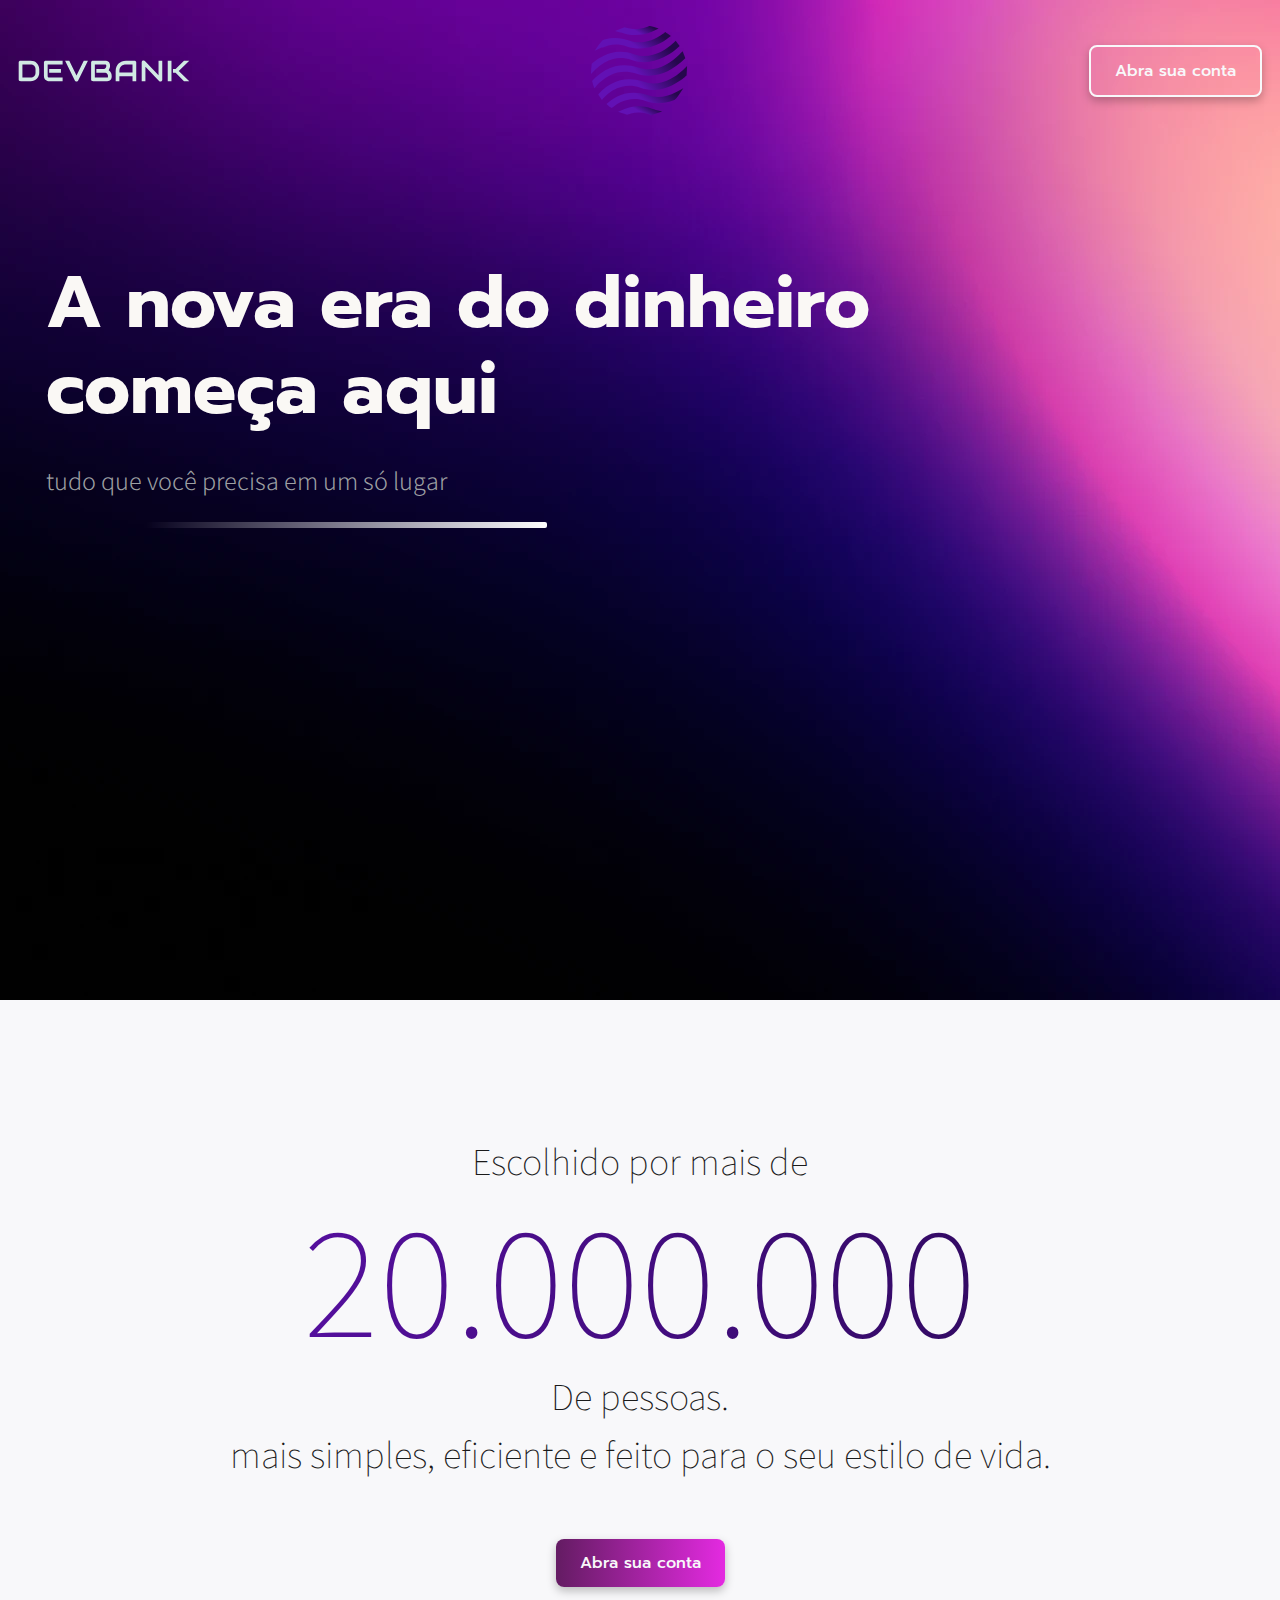
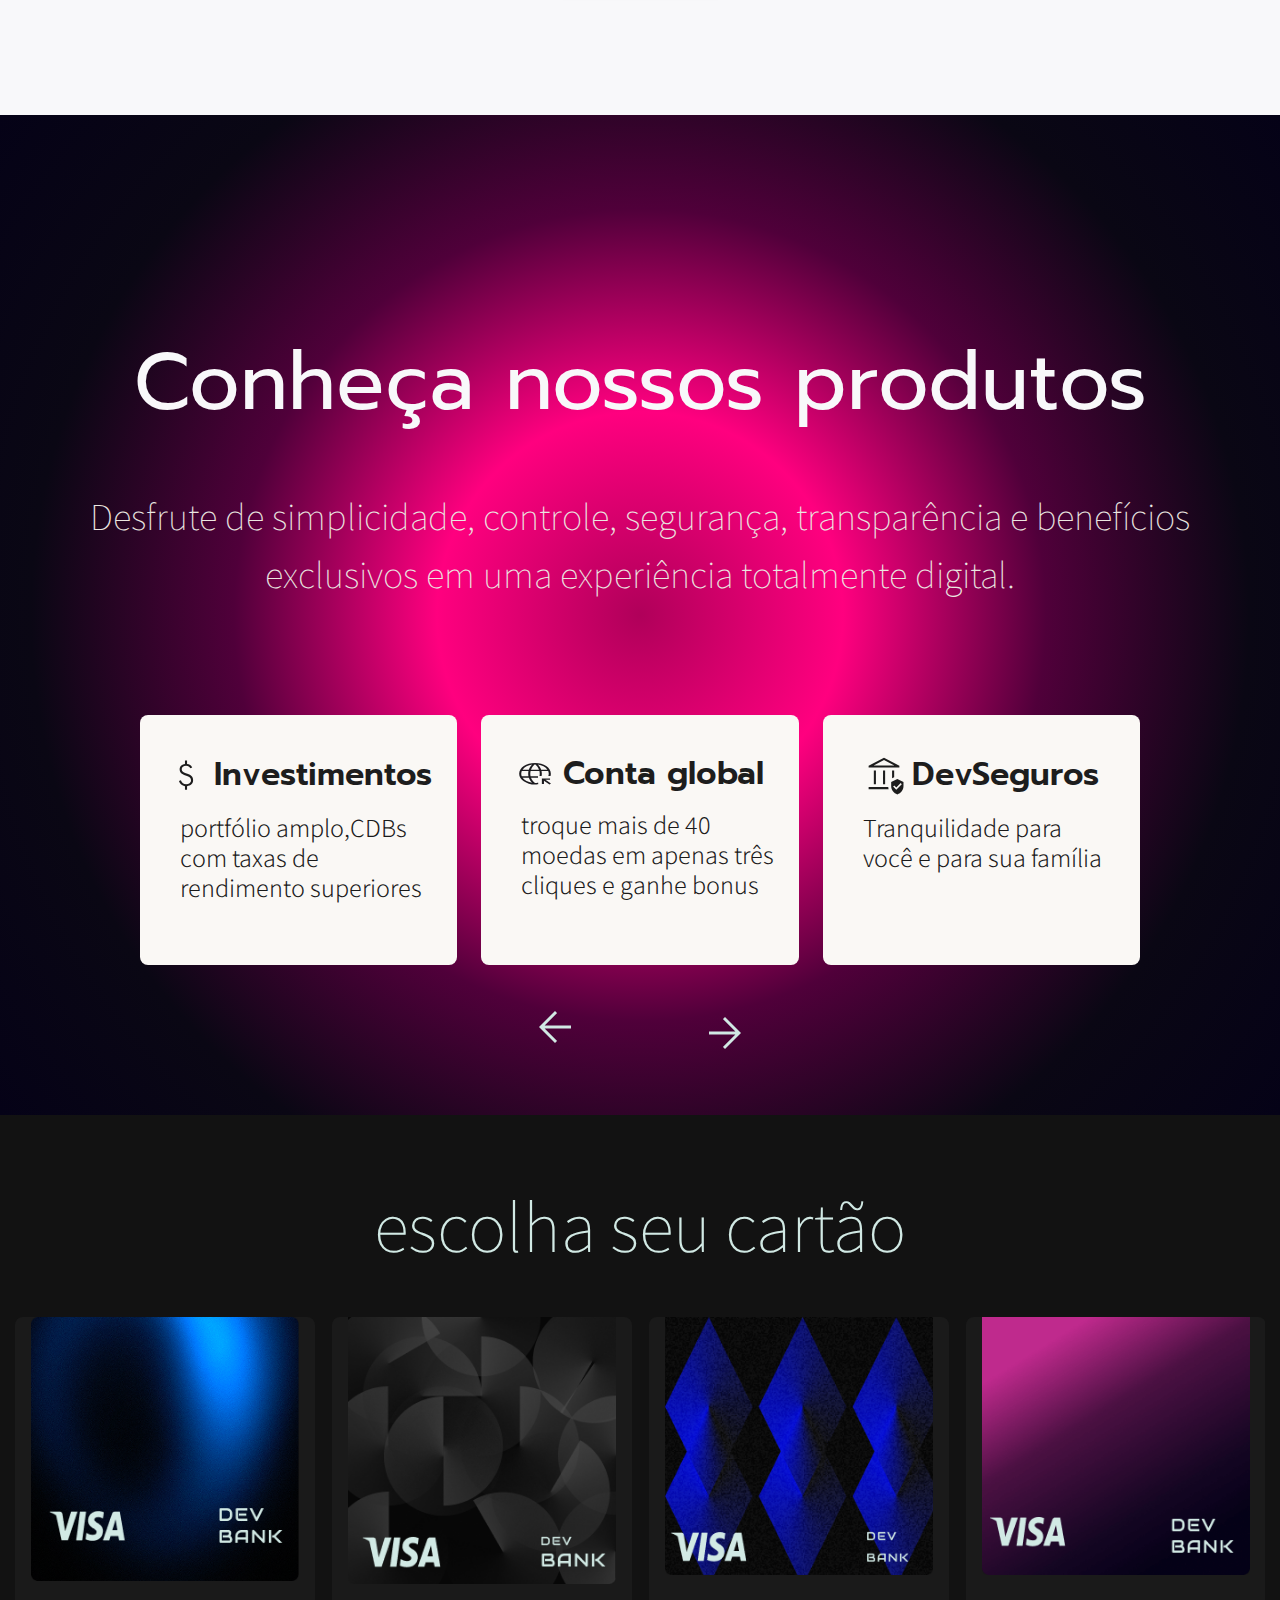
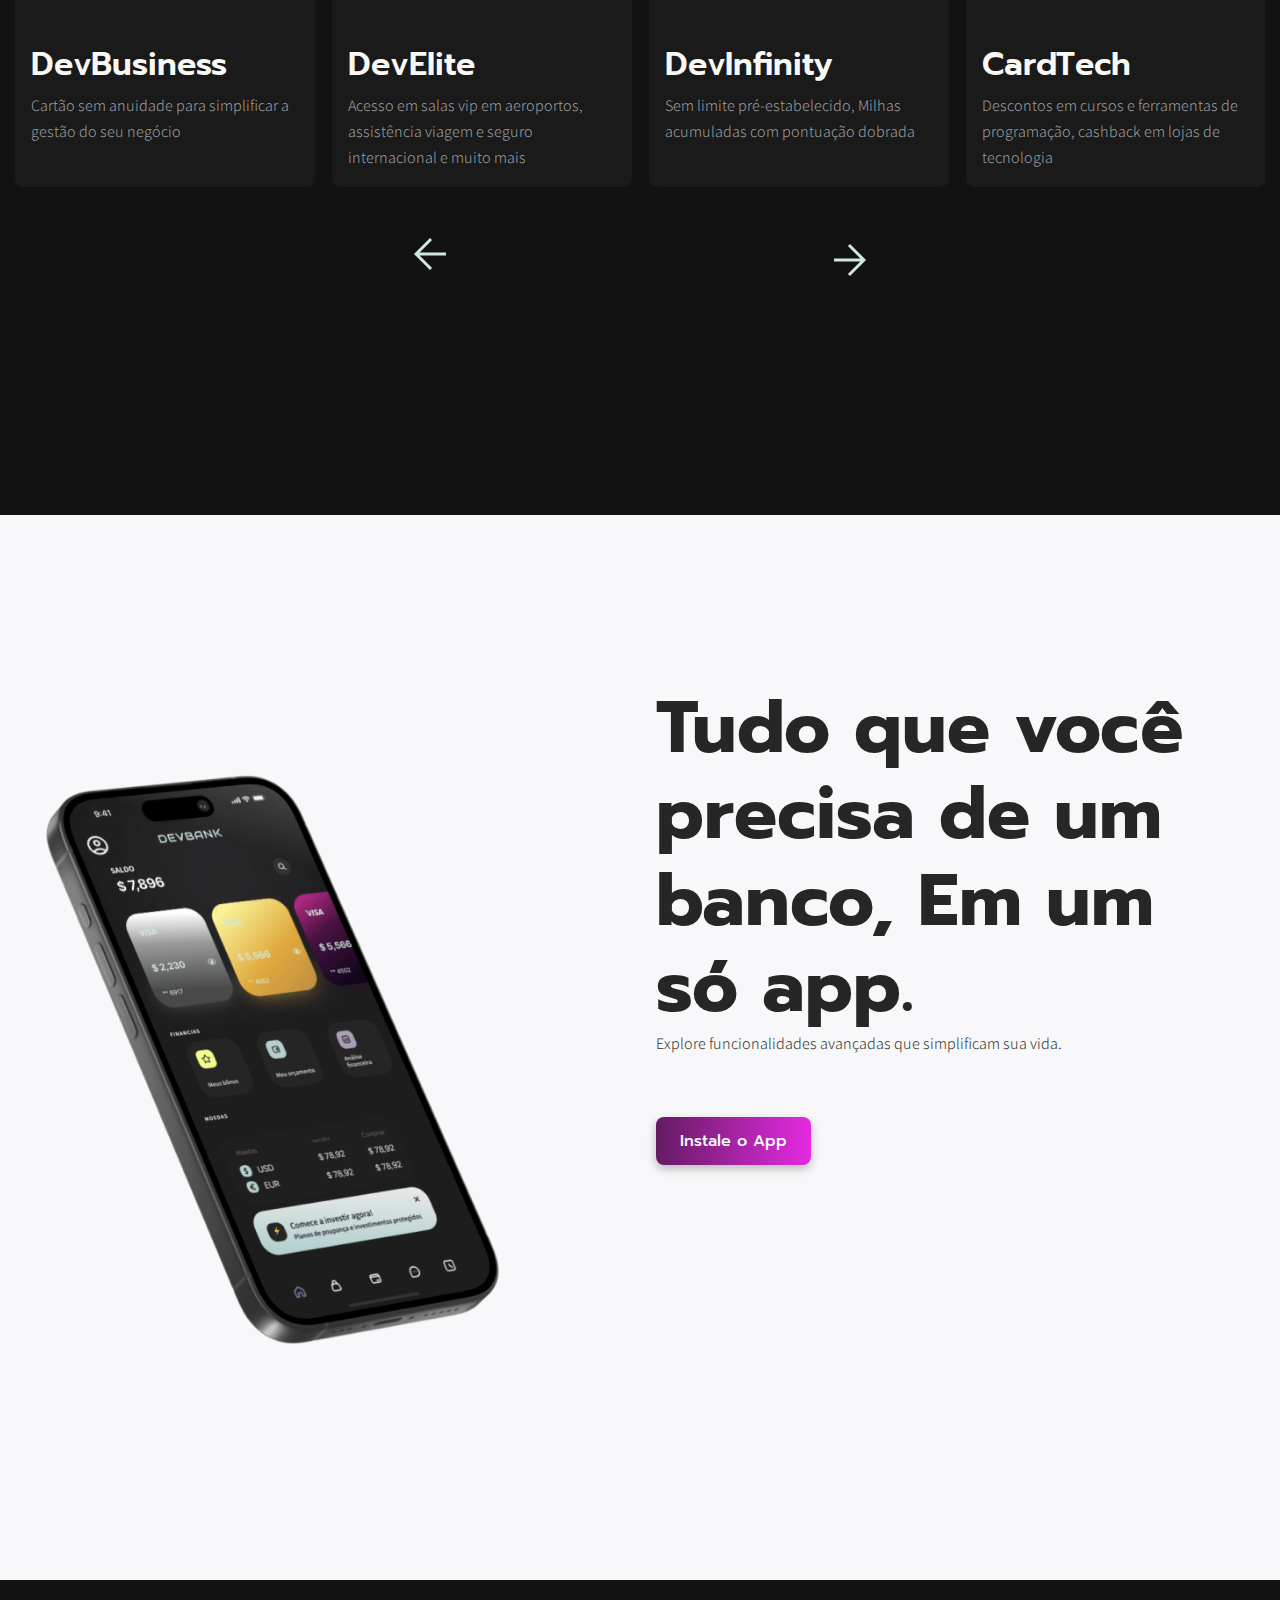
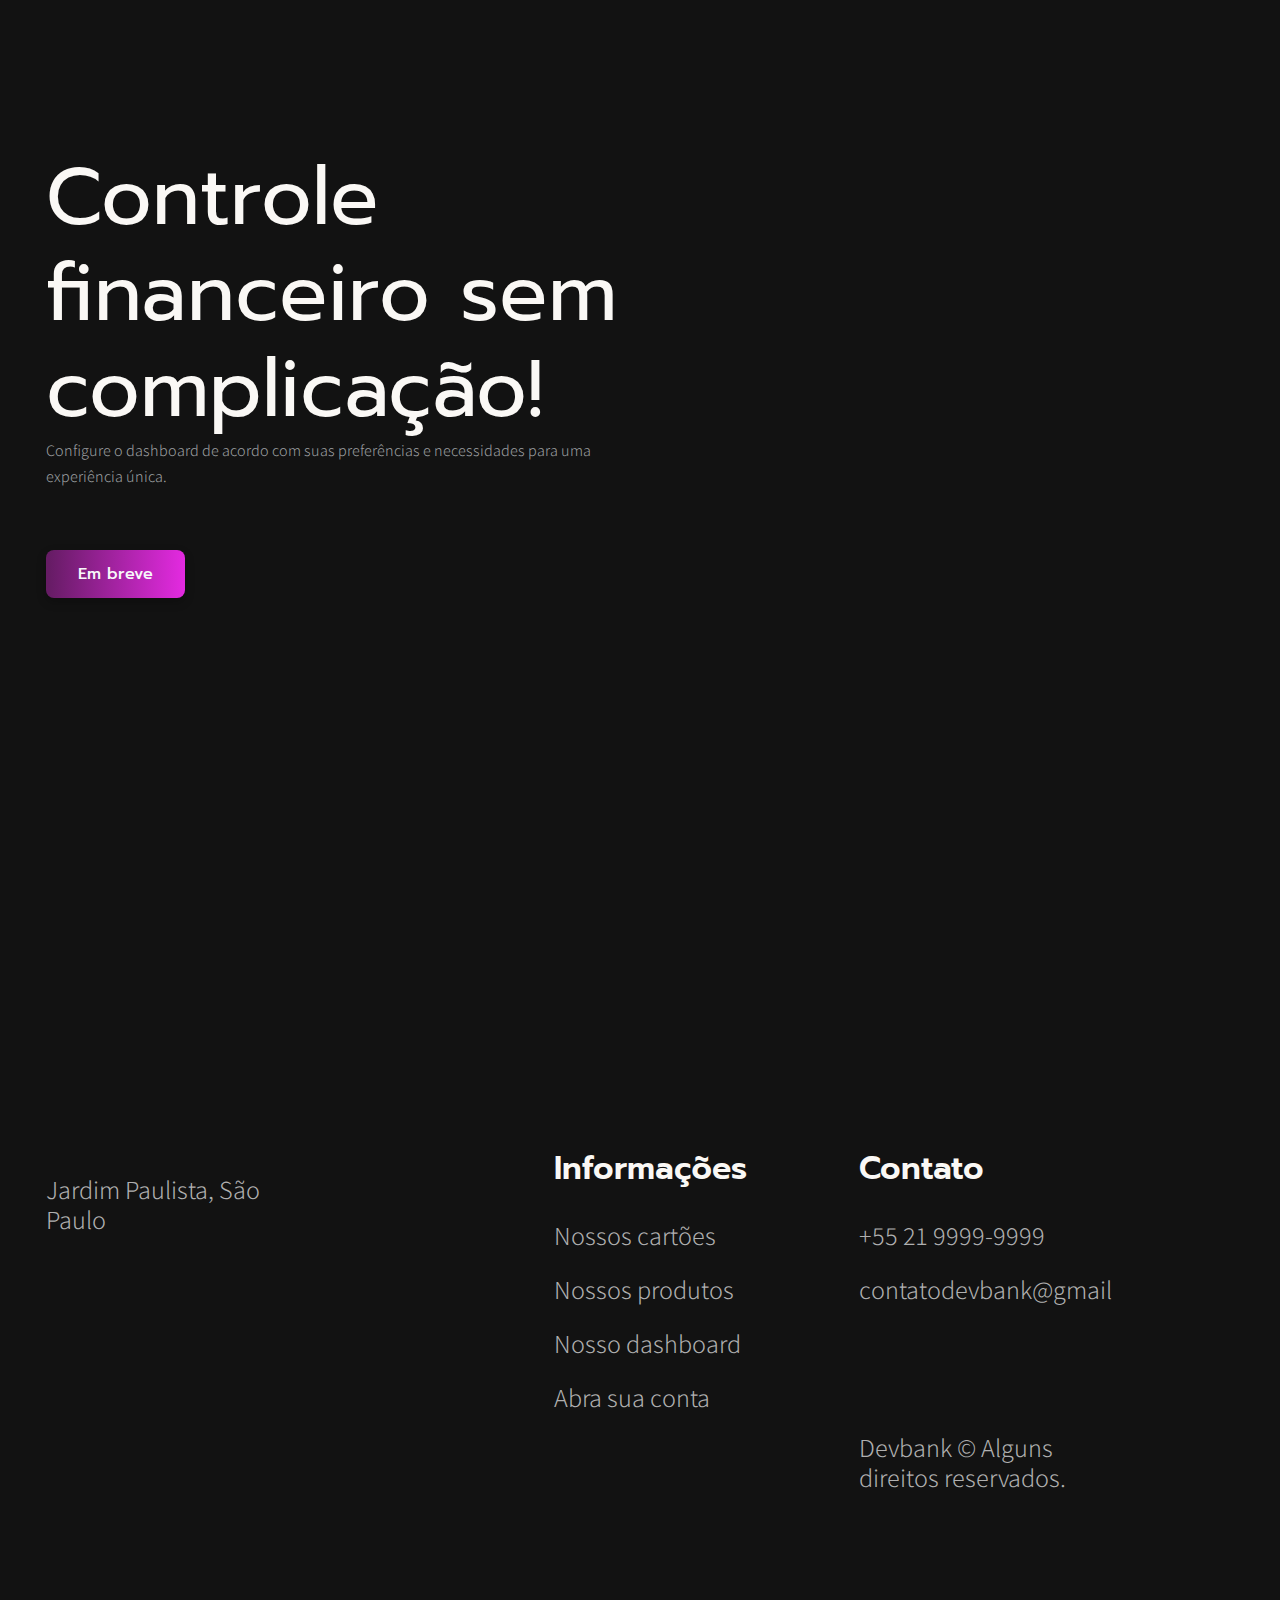
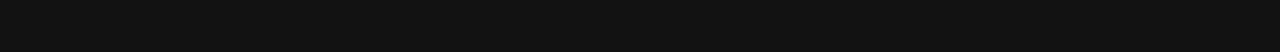
<file: index.html>
<!DOCTYPE html>
<html lang="en">
<head>
    <meta charset="UTF-8">
    <meta name="viewport" content="width=device-width, initial-scale=1.0">
    <meta name="description" content="DevBank - A nova era do dinheiro, um banco digital simples e eficiente para você.">
<meta name="keywords" content="banco digital, conta online, investimentos, cartão de crédito">
<meta name="author" content="DevBank">

    <title>DevBank</title>
    <link rel="stylesheet" href="css/style.css">
    <link rel="preconnect" href="https://fonts.googleapis.com">
<link rel="preconnect" href="https://fonts.gstatic.com" crossorigin>
<link
  rel="stylesheet"
  href="https://cdn.jsdelivr.net/npm/swiper@11/swiper-bundle.min.css"
/>

<script src="https://cdn.jsdelivr.net/npm/swiper@11/swiper-bundle.min.js"></script>
<link rel="shortcut icon" href="img/icons/logo.svg" type="svg">

<link href="https://fonts.googleapis.com/css2?family=Assistant:wght@200..800&family=Poppins:ital,wght@0,100;0,200;0,300;0,400;0,500;0,600;0,700;0,800;0,900;1,100;1,200;1,300;1,400;1,500;1,600;1,700;1,800;1,900&family=Prompt:ital,wght@0,100;0,200;0,300;0,400;0,500;0,600;0,700;0,800;0,900;1,100;1,200;1,300;1,400;1,500;1,600;1,700;1,800;1,900&family=Roboto:ital,wght@0,100..900;1,100..900&display=swap" rel="stylesheet">
<link
rel="stylesheet"
href="https://cdnjs.cloudflare.com/ajax/libs/animate.css/4.1.1/animate.min.css"
/>



</head>
<body>
     
      <div loading="lazy" class="backgroud-home">
        
            <header class=" ">
               <nav>
                <div class="logo-dev animate__animated animate__backInLeft animate__slow	2s">
                  <a href=""> <img loading="lazy" class="icon-xl" src="/img/icons/DEVBANK.svg" alt="icon devbank"></a>
                </div>
                <div class="animate__animated animate__backInDown animate__repeat-1	1 animate__slow	2s logo-circulo ">
                  <a href=""> <img loading="lazy" class="icon-l" src="/img/icons/logo.svg" alt="icone"></a>
                </div>
                <div class="button-conta ">
                 <a class="btn-conta pbtn " href="">Abra sua conta</a>
                </div>
               </nav>
            </header>

            <main class="container  ">
              <div class="grid-9 ">
                 <div>
                  <h1 class=" animate__animated animate__fadeInLeft animate__delay-1s	1s animate__slow	2s h1-home white-darken">A nova era do dinheiro começa aqui</h1>
                </div>
                <div>
                  <p class=" animate__animated animate__fadeInLeft animate__delay-2s	2s animate__slow	2s p1 cometa mt-4 white-dark p1-home">tudo que você precisa em um só lugar</p>
                  
                </div>
            </div>
            </main>




      </div>

    <section class="backgroud-user">
      <div class="container">
        <p class="p-title gray-1 flex-center">Escolhido por mais de</p>
         <span class="flex-center color-gradient-tipo h1-number ">20.000.000</span>
         <p class="p-title gray-1 flex-center pb-1">De pessoas.</p>
          <p class="p-title flex-center mt-3 gray-1" >mais simples, eficiente e feito para o seu estilo de vida.</p>
          <div class="flex-center">
            <a class="btn-secondary  mt-7" href="">Abra sua conta</a>
          </div>
      </div>
    </section>
    <section class="backgroud-prod">
      <div class="container">
       <h1 class="hbig white-light flex-center pt-7">Conheça nossos produtos</h1>
        <p class="p-title color-white-dark flex-center pt-7  ">Desfrute de simplicidade, controle, segurança, transparência e benefícios</p>
        <p class="p-title color-white-dark flex-center mt-4" >exclusivos em uma experiência totalmente digital.</p>
        </div>

        <div class="swiper container swiper1">
          <div class="swiper-wrapper">
            <div class="swiper-slide card-beneficios">
              <div class="flex-center mt-2"> <img loading="lazy" class="icon-s mr-1 " src="/img/icons/investimento.svg" alt="icon Investimentos">
              <h4 class="h4 black-dark">Investimentos</h4>
            </div>
             <p class="p1 gray-1 mr-0 ml-2 flex-center my-2">portfólio amplo,CDBs com taxas de rendimento superiores</p>
            </div>
            <div class="swiper-slide card-beneficios">
              <div class="flex-center  mt-2"> <img loading="lazy" class="icon-s mr-1 " src="/img/icons/global.svg" alt="icon conta global">
              <h4 class="h4   black-dark">Conta global</h4>
            </div>
            <p class="p1 gray-1 mr-0 ml-2 flex-center my-2">troque mais de 40 moedas em apenas três cliques e ganhe bonus</p>
            </div>
            <div class="swiper-slide card-beneficios">
              <div class="flex-center  mt-2"> <img loading="lazy" class="icon-s mr-1 " src="/img/icons/seguro.svg" alt="icon seguros">
                <h4 class="h4 black-dark">DevSeguros</h4>
              </div>
              <p class="p1 gray-1 mr-0 ml-2 flex-center my-2">Tranquilidade para você e para sua família</p>
            </div>
            <div class="swiper-slide card-beneficios">
                 <div class="flex-center  mt-2"> <img loading="lazy" class="icon-s mr-1 " src="/img/icons/auto.svg" alt="icon DevAuto">
                  <h4 class="h4 black-dark">DevAuto</h4>
                </div>
                <p class="p1 gray-1 mr-0 ml-2  flex-center my-2">Financiamento de veículos em instantes</p>
            </div>
            <div class="swiper-slide card-beneficios">
                <div class="flex-center  mt-2"> <img loading="lazy" class="icon-s  mr-1" src="/img/icons/credit.svg" alt="icon CartãoDev">
                  <h4 class="h4 black-dark">CartãoDev</h4>
                </div>
                <p class="p1 gray-1 mr-0 ml-2 flex-center my-2">cartão com 1% de cashback para cada compra que você fizer</p>
            </div>
            <div class="swiper-slide card-beneficios">
                 <div class="flex-center  mt-2"> <img loading="lazy"class="icon-s mr-1 " src="/img/icons/stream.svg" alt="icon StreamDev">
                  <h4 class="h4 black-dark">StreamDev</h4>
                </div>
                <p class="p1 gray-1 mr-0 ml-2 flex-center my-2">Diversos serviços de streams para você e sua família aproveitar</p>
            </div>
          </div>
          <!-- Botões dentro do container correto -->
          <div class="swiper-button-prev swiper-button-prev1"></div>
          <div class="swiper-button-next swiper-button-next1"></div>
      </div>

 
</section>

<section>
  <div class="backgroud-card ">
    <div><h1 class="h1-card mt-5 secondary-normal mb-5 flex-center ">escolha seu cartão</h1> </div>

    
<div class="swiper mt-5   swiper2">
  <div class="swiper-wrapper">
    <div class="swiper-slide flex ">
       <div class=" slide-card px-2">
         <div class="card-img "><img loading="lazy" src="img/card/cardBussines.webp" alt="card Bussines"></div>

         <div>
          <div>
            <h4 class="h4 white-darken ">DevBusiness</h4>
          </div>
          <div>
            <p class="mt-1"> Cartão sem anuidade para simplificar a gestão do seu negócio</p>
          </div>

         </div>

       </div>
    </div>

    <div class="swiper-slide flex ">
      <div class=" slide-card px-2">
        <div class="card-img "><img loading="lazy" src="img/card/cardElite.webp" alt="card Elite"></div>

        <div>
         <div>
           <h4 class="h4 white-darken ">DevElite</h4>
         </div>
         <div>
           <p class="mt-1"> Acesso em salas vip em aeroportos, assistência viagem e seguro internacional e muito mais</p>
         </div>

        </div>

      </div>
   </div>

   <div class="swiper-slide flex ">
    <div class=" slide-card px-2">
      <div class="card-img "><img loading="lazy" src="img/card/cardInfinity.webp" alt="card Infinit"></div>

      <div>
       <div>
         <h4 class="h4 white-darken ">DevInfinity</h4>
       </div>
       <div>
         <p class="mt-1">Sem limite pré-estabelecido, Milhas acumuladas com pontuação dobrada</p>
       </div>

      </div>

    </div>
  </div>

  <div class="swiper-slide flex ">
    <div class=" slide-card px-2">
      <div class="card-img "><img loading="lazy" src="img/card/cardTech.webp" alt="card Tech"></div>

      <div>
       <div>
         <h4 class="h4 white-darken ">CardTech</h4>
       </div>
       <div>
         <p class="mt-1">Descontos em cursos e ferramentas de programação, cashback em lojas de tecnologia</p>
       </div>

      </div>

    </div>
 </div>
 <div class="swiper-slide flex ">
  <div class=" slide-card px-2">
    <div class="card-img "><img loading="lazy" src="img/card/cardPixel.webp" alt="card Pixel"></div>

    <div>
     <div>
       <h4 class="h4 white-darken ">Pixel</h4>
     </div>
     <div>
       <p class="mt-1">Estilo jovem e moderno. Limite ajustável conforme o histórico de uso</p>
     </div>

    </div>

  </div>
</div>

<div class="swiper-slide flex ">
  <div class=" slide-card px-2">
    <div class="card-img "><img loading="lazy" src="img/card/cardGreen.webp" alt=" card Green"></div>

    <div>
     <div>
       <h4 class="h4 white-darken ">GreenByte</h4>
     </div>
     <div>
       <p class="mt-1">Apoio a ONGs de proteção ambiental, Benefícios em mobilidade urbana sustentável</p>
     </div>

    </div>

  </div>
</div>

<div class="swiper-slide flex ">
  <div class=" slide-card px-2">
    <div class="card-img "><img  loading="lazy" src="img/card/cardPlatinum.webp" alt="card Platinum"></div>

    <div>
     <div>
       <h4 class="h4 white-darken ">DevPlatinum</h4>
     </div>
     <div>
       <p class="mt-1">Benefícios em experiências exclusivas, e muito mais</p>
     </div>

    </div>

  </div>
</div>
    


  </div>



        
      <div class="swiper-button-prev swiper-button-prev2"></div>
      <div class="swiper-button-next swiper-button-next2"></div>
  </div>
    


</section>

<section class="backgroud-app ">
  <div class="container">
      <div class="grid-5 "> 
        <img loading="lazy" class="phone" src="img/mockups/phone.png" alt="iphone app">
       </div>
     <div class="grid-1 disappear"></div>
     <div class="grid-6 ">
       <div>
        <h1 class="h1-home black-light">Tudo que você precisa de um banco, Em um só app.</h1>
        <p class="p-1-home black-lighten">Explore funcionalidades avançadas que simplificam sua vida.</p>
       </div>
       <div class="mt-7">
        <a class="btn-secondary " href="#"> Instale o App </a>
      </div>
     </div>
  </div>
</section>

<section class="backgroud-desktop">
  <div class="container">
  <div class="grid-6">
     <div>
        <h1 class="hbig white-darken">Controle financeiro sem complicação!</h1>
     </div>
     <div>
       <p class="p-1-home white-dark">Configure o dashboard de acordo com suas preferências e necessidades para uma experiência única.</p>
     </div>
     <div class="mt-7">
      <a class="btn-secondary px-4 " href="#"> Em breve </a>
    </div>
  </div>
  <div class="grid-1  disappear"></div>
  <div class="grid-5">
    <div>
      <img loading="lazy" src="img/mockups/dashboard.png" alt="" class="dashboard">
    </div>
    
  </div>
</div>
</section>


<footer class="backgroud-footer">
<div class="container">
  <div class="grid-3">
    <ul>
   <li class="mb-3"> <div class="logo-dev ">
      <a href=""> <img loading="lazy" class="icon-xl" src="/img/icons/DEVBANK.svg" alt="Logo devbank"></a>
    </div>
  </li>
  <li> <p class="p1 gray-5">Jardim Paulista, São Paulo</p></li>
    
  </ul> 
  </div>







  <div class="grid-2 disappear"></div>
  <div class="grid-3">
    <h4 class=" h4 mb-4 white-darken">Informações</h4>
 <ul>
   <li class="mb-3"><p class="p1 gray-5">Nossos cartões</p></li>
   <li class="mb-3"><p class="p1 gray-5" >Nossos produtos</p></li>
   <li class="mb-3"><p class="p1 gray-5">Nosso dashboard</p></li>
   <li class="mb-3"><p class="p1 gray-5">Abra sua conta</p></li>
 </ul>


  </div>
  <div class="grid 1 disappear"></div>
  <div class="grid-3">
    <h4 class=" h4 mb-4 white-darken">Contato</h4>
    <ul>
      <li class="mb-3"><p class="p1 gray-5">+55 21 9999-9999</p></li>
      <li class="mb-9"><p class="p1 gray-5">contatodevbank@gmail</p></li>
      <li class="mt-9"><p class="p1 gray-5">Devbank © Alguns direitos reservados.</p></li>
    </ul>
  </div>


</div>
</footer>

  

    

   <script src="https://cdn.jsdelivr.net/npm/swiper@11/swiper-bundle.min.js"></script>
    <script src="/js/index.js"></script>

    
</body>
</html>
</file>
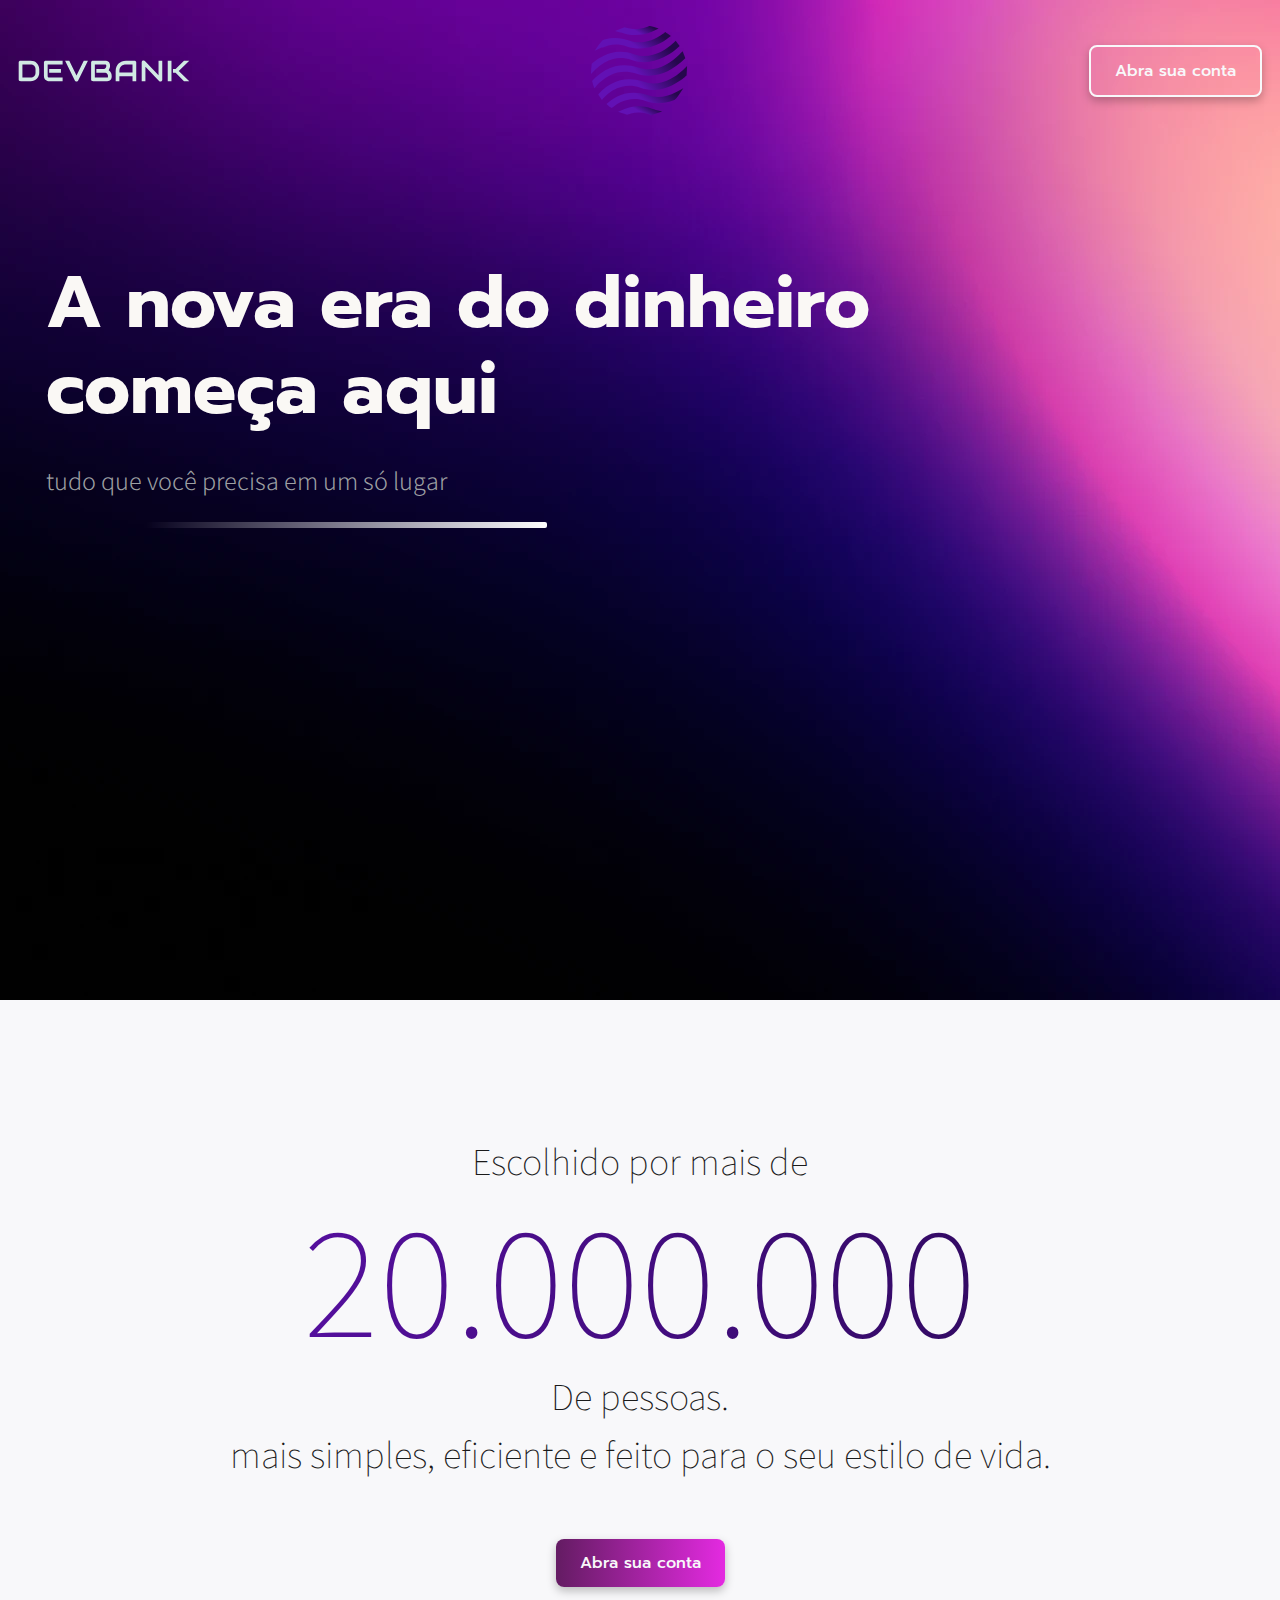
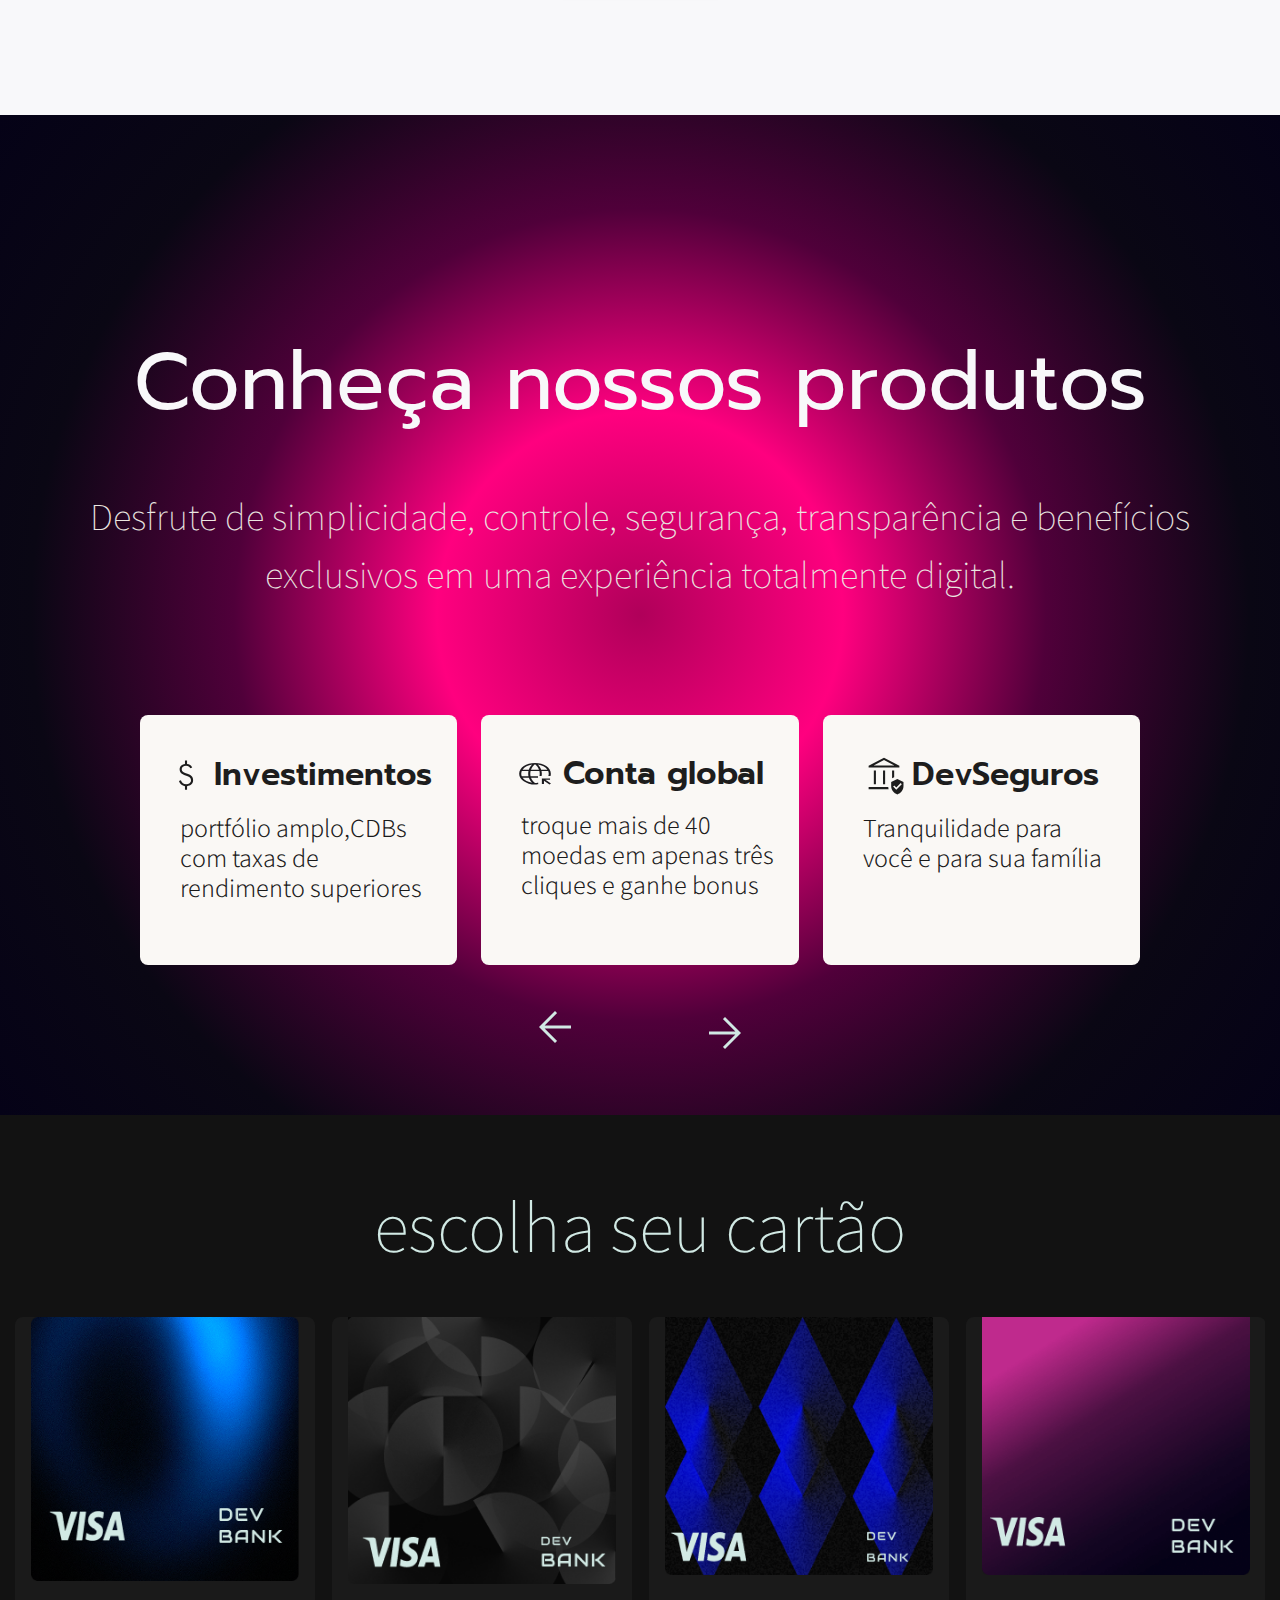
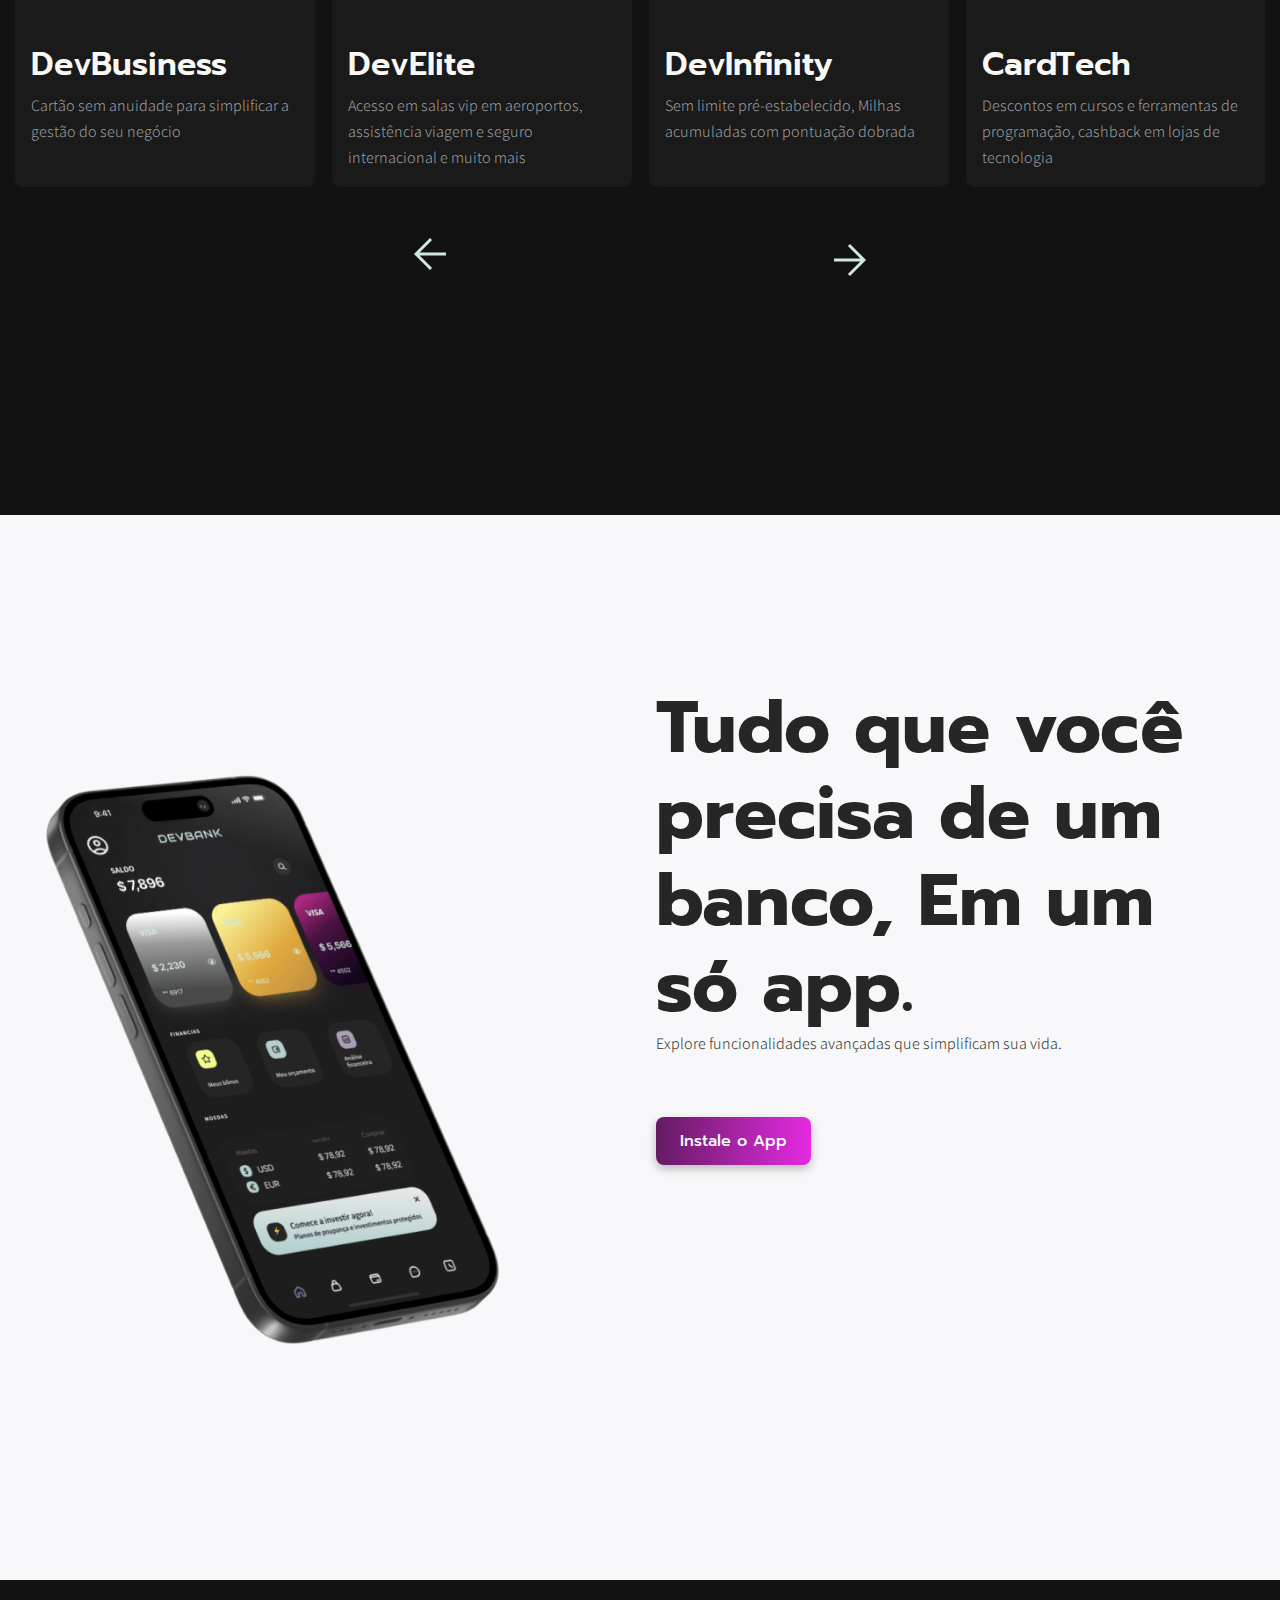
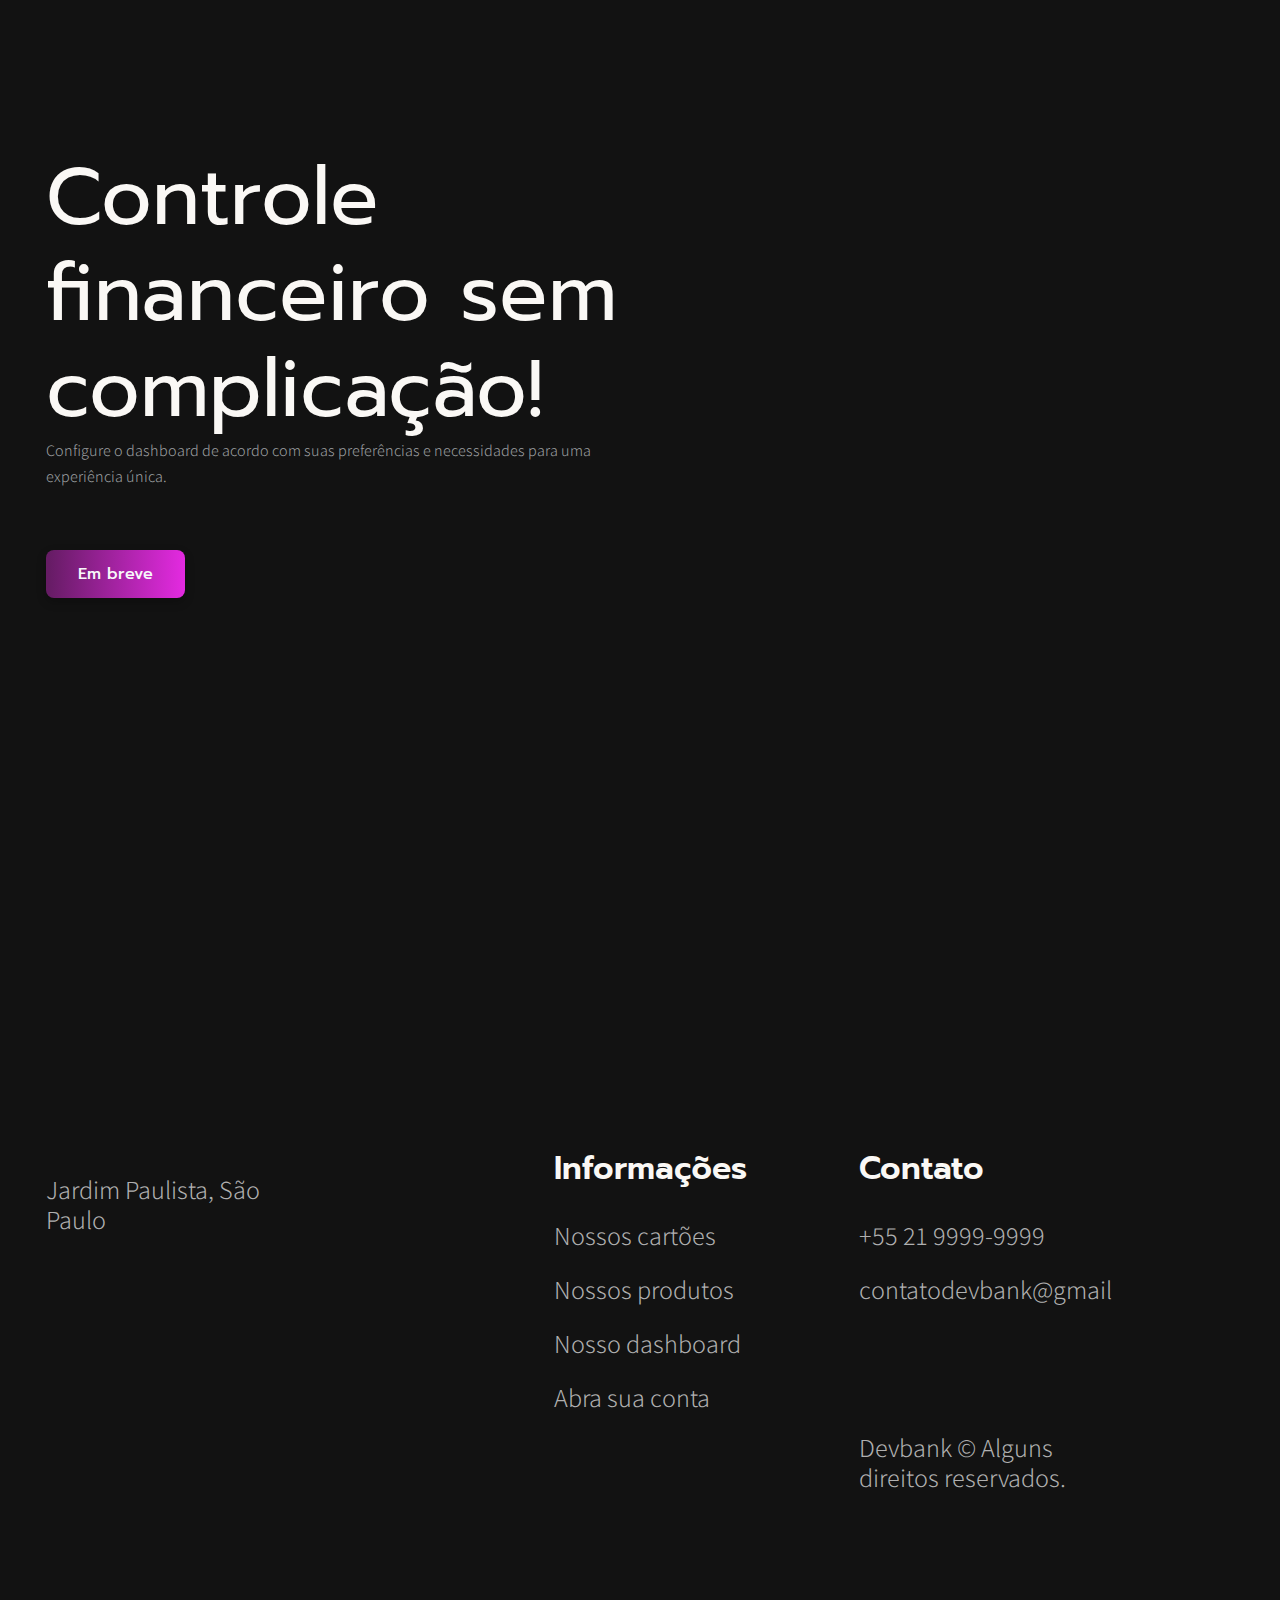
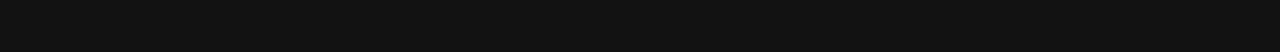
<file: projetoDevbank/index.html>
<!DOCTYPE html>
<html lang="en">
<head>
    <meta charset="UTF-8">
    <meta name="viewport" content="width=device-width, initial-scale=1.0">
    <meta name="description" content="DevBank - A nova era do dinheiro, um banco digital simples e eficiente para você.">
<meta name="keywords" content="banco digital, conta online, investimentos, cartão de crédito">
<meta name="author" content="DevBank">

    <title>DevBank</title>
    <link rel="stylesheet" href="css/style.css">
    <link rel="preconnect" href="https://fonts.googleapis.com">
<link rel="preconnect" href="https://fonts.gstatic.com" crossorigin>
<link
  rel="stylesheet"
  href="https://cdn.jsdelivr.net/npm/swiper@11/swiper-bundle.min.css"
/>

<script src="https://cdn.jsdelivr.net/npm/swiper@11/swiper-bundle.min.js"></script>
<link rel="shortcut icon" href="img/icons/logo.svg" type="svg">

<link href="https://fonts.googleapis.com/css2?family=Assistant:wght@200..800&family=Poppins:ital,wght@0,100;0,200;0,300;0,400;0,500;0,600;0,700;0,800;0,900;1,100;1,200;1,300;1,400;1,500;1,600;1,700;1,800;1,900&family=Prompt:ital,wght@0,100;0,200;0,300;0,400;0,500;0,600;0,700;0,800;0,900;1,100;1,200;1,300;1,400;1,500;1,600;1,700;1,800;1,900&family=Roboto:ital,wght@0,100..900;1,100..900&display=swap" rel="stylesheet">
<link
rel="stylesheet"
href="https://cdnjs.cloudflare.com/ajax/libs/animate.css/4.1.1/animate.min.css"
/>



</head>
<body>
     
      <div loading="lazy" class="backgroud-home">
        
            <header class=" ">
               <nav>
                <div class="logo-dev animate__animated animate__backInLeft animate__slow	2s">
                  <a href=""> <img loading="lazy" class="icon-xl" src="/img/icons/DEVBANK.svg" alt="icon devbank"></a>
                </div>
                <div class="animate__animated animate__backInDown animate__repeat-1	1 animate__slow	2s logo-circulo ">
                  <a href=""> <img loading="lazy" class="icon-l" src="/img/icons/logo.svg" alt="icone"></a>
                </div>
                <div class="button-conta ">
                 <a class="btn-conta pbtn " href="">Abra sua conta</a>
                </div>
               </nav>
            </header>

            <main class="container  ">
              <div class="grid-9 ">
                 <div>
                  <h1 class=" animate__animated animate__fadeInLeft animate__delay-1s	1s animate__slow	2s h1-home white-darken">A nova era do dinheiro começa aqui</h1>
                </div>
                <div>
                  <p class=" animate__animated animate__fadeInLeft animate__delay-2s	2s animate__slow	2s p1 cometa mt-4 white-dark p1-home">tudo que você precisa em um só lugar</p>
                  
                </div>
            </div>
            </main>




      </div>

    <section class="backgroud-user">
      <div class="container">
        <p class="p-title gray-1 flex-center">Escolhido por mais de</p>
         <span class="flex-center color-gradient-tipo h1-number ">20.000.000</span>
         <p class="p-title gray-1 flex-center pb-1">De pessoas.</p>
          <p class="p-title flex-center mt-3 gray-1" >mais simples, eficiente e feito para o seu estilo de vida.</p>
          <div class="flex-center">
            <a class="btn-secondary  mt-7" href="">Abra sua conta</a>
          </div>
      </div>
    </section>
    <section class="backgroud-prod">
      <div class="container">
       <h1 class="hbig white-light flex-center pt-7">Conheça nossos produtos</h1>
        <p class="p-title color-white-dark flex-center pt-7  ">Desfrute de simplicidade, controle, segurança, transparência e benefícios</p>
        <p class="p-title color-white-dark flex-center mt-4" >exclusivos em uma experiência totalmente digital.</p>
        </div>

        <div class="swiper container swiper1">
          <div class="swiper-wrapper">
            <div class="swiper-slide card-beneficios">
              <div class="flex-center mt-2"> <img loading="lazy" class="icon-s mr-1 " src="/img/icons/investimento.svg" alt="icon Investimentos">
              <h4 class="h4 black-dark">Investimentos</h4>
            </div>
             <p class="p1 gray-1 mr-0 ml-2 flex-center my-2">portfólio amplo,CDBs com taxas de rendimento superiores</p>
            </div>
            <div class="swiper-slide card-beneficios">
              <div class="flex-center  mt-2"> <img loading="lazy" class="icon-s mr-1 " src="/img/icons/global.svg" alt="icon conta global">
              <h4 class="h4   black-dark">Conta global</h4>
            </div>
            <p class="p1 gray-1 mr-0 ml-2 flex-center my-2">troque mais de 40 moedas em apenas três cliques e ganhe bonus</p>
            </div>
            <div class="swiper-slide card-beneficios">
              <div class="flex-center  mt-2"> <img loading="lazy" class="icon-s mr-1 " src="/img/icons/seguro.svg" alt="icon seguros">
                <h4 class="h4 black-dark">DevSeguros</h4>
              </div>
              <p class="p1 gray-1 mr-0 ml-2 flex-center my-2">Tranquilidade para você e para sua família</p>
            </div>
            <div class="swiper-slide card-beneficios">
                 <div class="flex-center  mt-2"> <img loading="lazy" class="icon-s mr-1 " src="/img/icons/auto.svg" alt="icon DevAuto">
                  <h4 class="h4 black-dark">DevAuto</h4>
                </div>
                <p class="p1 gray-1 mr-0 ml-2  flex-center my-2">Financiamento de veículos em instantes</p>
            </div>
            <div class="swiper-slide card-beneficios">
                <div class="flex-center  mt-2"> <img loading="lazy" class="icon-s  mr-1" src="/img/icons/credit.svg" alt="icon CartãoDev">
                  <h4 class="h4 black-dark">CartãoDev</h4>
                </div>
                <p class="p1 gray-1 mr-0 ml-2 flex-center my-2">cartão com 1% de cashback para cada compra que você fizer</p>
            </div>
            <div class="swiper-slide card-beneficios">
                 <div class="flex-center  mt-2"> <img loading="lazy"class="icon-s mr-1 " src="/img/icons/stream.svg" alt="icon StreamDev">
                  <h4 class="h4 black-dark">StreamDev</h4>
                </div>
                <p class="p1 gray-1 mr-0 ml-2 flex-center my-2">Diversos serviços de streams para você e sua família aproveitar</p>
            </div>
          </div>
          <!-- Botões dentro do container correto -->
          <div class="swiper-button-prev swiper-button-prev1"></div>
          <div class="swiper-button-next swiper-button-next1"></div>
      </div>

 
</section>

<section>
  <div class="backgroud-card ">
    <div><h1 class="h1-card mt-5 secondary-normal mb-5 flex-center ">escolha seu cartão</h1> </div>

    
<div class="swiper mt-5   swiper2">
  <div class="swiper-wrapper">
    <div class="swiper-slide flex ">
       <div class=" slide-card px-2">
         <div class="card-img "><img loading="lazy" src="img/card/cardBussines.webp" alt="card Bussines"></div>

         <div>
          <div>
            <h4 class="h4 white-darken ">DevBusiness</h4>
          </div>
          <div>
            <p class="mt-1"> Cartão sem anuidade para simplificar a gestão do seu negócio</p>
          </div>

         </div>

       </div>
    </div>

    <div class="swiper-slide flex ">
      <div class=" slide-card px-2">
        <div class="card-img "><img loading="lazy" src="img/card/cardElite.webp" alt="card Elite"></div>

        <div>
         <div>
           <h4 class="h4 white-darken ">DevElite</h4>
         </div>
         <div>
           <p class="mt-1"> Acesso em salas vip em aeroportos, assistência viagem e seguro internacional e muito mais</p>
         </div>

        </div>

      </div>
   </div>

   <div class="swiper-slide flex ">
    <div class=" slide-card px-2">
      <div class="card-img "><img loading="lazy" src="img/card/cardInfinity.webp" alt="card Infinit"></div>

      <div>
       <div>
         <h4 class="h4 white-darken ">DevInfinity</h4>
       </div>
       <div>
         <p class="mt-1">Sem limite pré-estabelecido, Milhas acumuladas com pontuação dobrada</p>
       </div>

      </div>

    </div>
  </div>

  <div class="swiper-slide flex ">
    <div class=" slide-card px-2">
      <div class="card-img "><img loading="lazy" src="img/card/cardTech.webp" alt="card Tech"></div>

      <div>
       <div>
         <h4 class="h4 white-darken ">CardTech</h4>
       </div>
       <div>
         <p class="mt-1">Descontos em cursos e ferramentas de programação, cashback em lojas de tecnologia</p>
       </div>

      </div>

    </div>
 </div>
 <div class="swiper-slide flex ">
  <div class=" slide-card px-2">
    <div class="card-img "><img loading="lazy" src="img/card/cardPixel.webp" alt="card Pixel"></div>

    <div>
     <div>
       <h4 class="h4 white-darken ">Pixel</h4>
     </div>
     <div>
       <p class="mt-1">Estilo jovem e moderno. Limite ajustável conforme o histórico de uso</p>
     </div>

    </div>

  </div>
</div>

<div class="swiper-slide flex ">
  <div class=" slide-card px-2">
    <div class="card-img "><img loading="lazy" src="img/card/cardGreen.webp" alt=" card Green"></div>

    <div>
     <div>
       <h4 class="h4 white-darken ">GreenByte</h4>
     </div>
     <div>
       <p class="mt-1">Apoio a ONGs de proteção ambiental, Benefícios em mobilidade urbana sustentável</p>
     </div>

    </div>

  </div>
</div>

<div class="swiper-slide flex ">
  <div class=" slide-card px-2">
    <div class="card-img "><img  loading="lazy" src="img/card/cardPlatinum.webp" alt="card Platinum"></div>

    <div>
     <div>
       <h4 class="h4 white-darken ">DevPlatinum</h4>
     </div>
     <div>
       <p class="mt-1">Benefícios em experiências exclusivas, e muito mais</p>
     </div>

    </div>

  </div>
</div>
    


  </div>



        
      <div class="swiper-button-prev swiper-button-prev2"></div>
      <div class="swiper-button-next swiper-button-next2"></div>
  </div>
    


</section>

<section class="backgroud-app ">
  <div class="container">
      <div class="grid-5 "> 
        <img loading="lazy" class="phone" src="img/mockups/phone.png" alt="iphone app">
       </div>
     <div class="grid-1 disappear"></div>
     <div class="grid-6 ">
       <div>
        <h1 class="h1-home black-light">Tudo que você precisa de um banco, Em um só app.</h1>
        <p class="p-1-home black-lighten">Explore funcionalidades avançadas que simplificam sua vida.</p>
       </div>
       <div class="mt-7">
        <a class="btn-secondary " href="#"> Instale o App </a>
      </div>
     </div>
  </div>
</section>

<section class="backgroud-desktop">
  <div class="container">
  <div class="grid-6">
     <div>
        <h1 class="hbig white-darken">Controle financeiro sem complicação!</h1>
     </div>
     <div>
       <p class="p-1-home white-dark">Configure o dashboard de acordo com suas preferências e necessidades para uma experiência única.</p>
     </div>
     <div class="mt-7">
      <a class="btn-secondary px-4 " href="#"> Em breve </a>
    </div>
  </div>
  <div class="grid-1  disappear"></div>
  <div class="grid-5">
    <div>
      <img loading="lazy" src="img/mockups/dashboard.png" alt="" class="dashboard">
    </div>
    
  </div>
</div>
</section>


<footer class="backgroud-footer">
<div class="container">
  <div class="grid-3">
    <ul>
   <li class="mb-3"> <div class="logo-dev ">
      <a href=""> <img loading="lazy" class="icon-xl" src="/img/icons/DEVBANK.svg" alt="Logo devbank"></a>
    </div>
  </li>
  <li> <p class="p1 gray-5">Jardim Paulista, São Paulo</p></li>
    
  </ul> 
  </div>







  <div class="grid-2 disappear"></div>
  <div class="grid-3">
    <h4 class=" h4 mb-4 white-darken">Informações</h4>
 <ul>
   <li class="mb-3"><p class="p1 gray-5">Nossos cartões</p></li>
   <li class="mb-3"><p class="p1 gray-5" >Nossos produtos</p></li>
   <li class="mb-3"><p class="p1 gray-5">Nosso dashboard</p></li>
   <li class="mb-3"><p class="p1 gray-5">Abra sua conta</p></li>
 </ul>


  </div>
  <div class="grid 1 disappear"></div>
  <div class="grid-3">
    <h4 class=" h4 mb-4 white-darken">Contato</h4>
    <ul>
      <li class="mb-3"><p class="p1 gray-5">+55 21 9999-9999</p></li>
      <li class="mb-9"><p class="p1 gray-5">contatodevbank@gmail</p></li>
      <li class="mt-9"><p class="p1 gray-5">Devbank © Alguns direitos reservados.</p></li>
    </ul>
  </div>


</div>
</footer>

  

    

   <script src="https://cdn.jsdelivr.net/npm/swiper@11/swiper-bundle.min.js"></script>
    <script src="/js/index.js"></script>

    
</body>
</html>
</file>
<file: css/style.css>
@charset "UTF-8";
@import url("https://fonts.googleapis.com/css2?family=Assistant:wght@200..800&family=Poppins:ital,wght@0,100;0,200;0,300;0,400;0,500;0,600;0,700;0,800;0,900;1,100;1,200;1,300;1,400;1,500;1,600;1,700;1,800;1,900&family=Prompt:ital,wght@0,100;0,200;0,300;0,400;0,500;0,600;0,700;0,800;0,900;1,100;1,200;1,300;1,400;1,500;1,600;1,700;1,800;1,900&family=Roboto:ital,wght@0,100..900;1,100..900&display=swap");
*, *::after, *::before {
  padding: 0;
  margin: 0;
  box-sizing: border-box;
}

.secondary-light {
  color: #F3E3ED;
}

.secondary-normal {
  color: #D1E9E4;
}

.white-light {
  color: #F8F8FA;
}

.white-darken {
  color: #FAF8F5;
}

.color-white-dark {
  color: #EBE7E1;
}

.color-white {
  color: #F3E3ED;
}

.gray-1 {
  color: #1A1A1A;
}

.color-white-dark {
  color: #EBE7E1;
}

.color-black {
  color: #262626;
}

.color-primary {
  color: #661C65;
}

.black-dark {
  color: #1D1D1D;
}

.black-light {
  color: #262626;
}

.black-lighten {
  color: #2F3329;
}

.gray-4 {
  color: #121212;
}

.gray-5 {
  color: #B0B0B0;
}

.color-gradient {
  display: inline-block;
  background: linear-gradient(224.78deg, #661C65 8.12%, #0D0D0C 92.21%);
  -webkit-background-clip: text;
          background-clip: text;
  -webkit-text-fill-color: transparent;
}

.color-gradient {
  display: inline-block;
  background: linear-gradient(224.78deg, #661C65 8.12%, #0D0D0C 92.21%);
  -webkit-background-clip: text;
          background-clip: text;
  -webkit-text-fill-color: transparent;
}

.color-gradient-tipo {
  display: inline-block;
  background: linear-gradient(91deg, #6211B4 0.95%, #25084C 100%);
  -webkit-background-clip: text;
          background-clip: text;
  -webkit-text-fill-color: transparent;
}

.bg-gradient {
  background: linear-gradient(224.78deg, #5A329D 8.12%, #0D0D0C 92.21%);
}

.label {
  background: linear-gradient(224.78deg, #661C65 8.12%, #0D0D0C 92.21%);
  display: inline-block;
  padding: 3px 8px;
  border-radius: 2px;
  color: #1D1D1D;
}

.color-gray {
  color: #B0B0B0;
}

.color-red {
  color: #F03D3D;
}

.color-green {
  color: #0BB07B;
}

.color-yellow {
  color: #FFCE52;
}

.bg-red {
  background-color: #F03D3D;
}

.bg-green {
  background-color: #0BB07B;
}

.bg-yellow {
  background-color: #FFCE52;
}

.bg-black {
  background-color: #1D1D1D;
}

.bg-black-light {
  background-color: #262626;
}

.grid-1 {
  width: calc(8.3333333333% - 32px);
  margin: 16px;
  padding: 16px 0px;
  float: left;
}
@media screen and (max-width: 960px) {
  .grid-1 {
    width: calc(100% - 32px);
    float: none;
  }
}

.grid-2 {
  width: calc(16.6666666667% - 32px);
  margin: 16px;
  padding: 16px 0px;
  float: left;
}
@media screen and (max-width: 960px) {
  .grid-2 {
    width: calc(100% - 32px);
    float: none;
  }
}

.grid-3 {
  width: calc(25% - 32px);
  margin: 16px;
  padding: 16px 0px;
  float: left;
}
@media screen and (max-width: 960px) {
  .grid-3 {
    width: calc(100% - 32px);
    float: none;
  }
}

.grid-4 {
  width: calc(33.3333333333% - 32px);
  margin: 16px;
  padding: 16px 0px;
  float: left;
}
@media screen and (max-width: 960px) {
  .grid-4 {
    width: calc(100% - 32px);
    float: none;
  }
}

.grid-5 {
  width: calc(41.6666666667% - 32px);
  margin: 16px;
  padding: 16px 0px;
  float: left;
}
@media screen and (max-width: 960px) {
  .grid-5 {
    width: calc(100% - 32px);
    float: none;
  }
}

.grid-6 {
  width: calc(50% - 32px);
  margin: 16px;
  padding: 16px 0px;
  float: left;
}
@media screen and (max-width: 960px) {
  .grid-6 {
    width: calc(100% - 32px);
    float: none;
  }
}

.grid-7 {
  width: calc(58.3333333333% - 32px);
  margin: 16px;
  padding: 16px 0px;
  float: left;
}
@media screen and (max-width: 960px) {
  .grid-7 {
    width: calc(100% - 32px);
    float: none;
  }
}

.grid-8 {
  width: calc(66.6666666667% - 32px);
  margin: 16px;
  padding: 16px 0px;
  float: left;
}
@media screen and (max-width: 960px) {
  .grid-8 {
    width: calc(100% - 32px);
    float: none;
  }
}

.grid-9 {
  width: calc(75% - 32px);
  margin: 16px;
  padding: 16px 0px;
  float: left;
}
@media screen and (max-width: 960px) {
  .grid-9 {
    width: calc(100% - 32px);
    float: none;
  }
}

.grid-10 {
  width: calc(83.3333333333% - 32px);
  margin: 16px;
  padding: 16px 0px;
  float: left;
}
@media screen and (max-width: 960px) {
  .grid-10 {
    width: calc(100% - 32px);
    float: none;
  }
}

.grid-11 {
  width: calc(91.6666666667% - 32px);
  margin: 16px;
  padding: 16px 0px;
  float: left;
}
@media screen and (max-width: 960px) {
  .grid-11 {
    width: calc(100% - 32px);
    float: none;
  }
}

.grid-12 {
  width: calc(100% - 32px);
  margin: 16px;
  padding: 16px 0px;
  float: left;
}
@media screen and (max-width: 960px) {
  .grid-12 {
    width: calc(100% - 32px);
    float: none;
  }
}

.grid-nobreak-1 {
  width: calc(8.3333333333% - 32px);
  margin: 16px;
  padding: 16px 0px;
  float: left;
}

.grid-nobreak-2 {
  width: calc(16.6666666667% - 32px);
  margin: 16px;
  padding: 16px 0px;
  float: left;
}

.grid-nobreak-3 {
  width: calc(25% - 32px);
  margin: 16px;
  padding: 16px 0px;
  float: left;
}

.grid-nobreak-4 {
  width: calc(33.3333333333% - 32px);
  margin: 16px;
  padding: 16px 0px;
  float: left;
}

.grid-nobreak-5 {
  width: calc(41.6666666667% - 32px);
  margin: 16px;
  padding: 16px 0px;
  float: left;
}

.grid-nobreak-6 {
  width: calc(50% - 32px);
  margin: 16px;
  padding: 16px 0px;
  float: left;
}

.grid-nobreak-7 {
  width: calc(58.3333333333% - 32px);
  margin: 16px;
  padding: 16px 0px;
  float: left;
}

.grid-nobreak-8 {
  width: calc(66.6666666667% - 32px);
  margin: 16px;
  padding: 16px 0px;
  float: left;
}

.grid-nobreak-9 {
  width: calc(75% - 32px);
  margin: 16px;
  padding: 16px 0px;
  float: left;
}

.grid-nobreak-10 {
  width: calc(83.3333333333% - 32px);
  margin: 16px;
  padding: 16px 0px;
  float: left;
}

.grid-nobreak-11 {
  width: calc(91.6666666667% - 32px);
  margin: 16px;
  padding: 16px 0px;
  float: left;
}

.grid-nobreak-12 {
  width: calc(100% - 32px);
  margin: 16px;
  padding: 16px 0px;
  float: left;
}

.container {
  max-width: 1268px;
  margin: 0 auto;
  padding: 128px 24px;
  /*display: flex;
  justify-content: center;
  align-items: center;
  flex-direction: row;*/
}
.container::after {
  content: "";
  display: table;
  clear: both;
}
@media screen and (max-width: 960px) {
  .container {
    flex-direction: column;
    padding: 96px 16px;
  }
}

@media screen and (max-width: 960px) {
  .disappear {
    display: none;
  }
}

.hidden {
  overflow: hidden;
}

.zindex-1 {
  z-index: -1;
}

.row::after {
  content: "";
  display: table;
  clear: both;
}

.h-100 {
  height: 100vh;
}

.h-100p {
  height: 100%;
}

.flex {
  display: flex;
}

.flex-start-row {
  display: flex;
  justify-content: flex-start;
  align-items: center;
  flex-direction: row;
}

.flex-end-row {
  display: flex;
  justify-content: flex-end;
  align-items: center;
  flex-direction: row;
}

.flex-start-column {
  display: flex;
  justify-content: center;
  align-items: flex-start;
  flex-direction: column;
}

.flex-center {
  display: flex;
  justify-content: center;
  align-items: center;
}

.flex-center-column {
  display: flex;
  justify-content: center;
  align-items: center;
  flex-direction: column;
}

.flex-space {
  display: flex;
  justify-content: space-between;
  align-items: center;
  flex-direction: row;
}
.flex-column {
  flex-direction: column;
}

.float-left {
  float: left;
}

.relative {
  position: relative;
}

.flex-wrap {
  flex-wrap: wrap;
}

.flex-item-1 {
  flex: 1 1 360px;
}

.flex-item-2 {
  flex: 2 1 360px;
}

.flex-item-3 {
  flex: 3 1 360px;
}

.flex-item-4 {
  flex: 4 1 360px;
}

.flex-item-5 {
  flex: 5 1 360px;
}

.flex-auto {
  flex: 1 1 auto;
}

.w-auto {
  width: auto;
}

.h-auto {
  height: auto !important;
}

.w-100 {
  width: 100%;
}

.w-75 {
  width: 75%;
}

.w-50 {
  width: 50%;
}

.w-25 {
  width: 25%;
}

.h-card {
  height: 470px;
  width: 350px;
}

.espiral {
  width: 100%;
  min-height: 420px;
  transform: scale(1);
}
@media screen and (max-width: 960px) {
  .espiral {
    width: 140%;
    height: 100%;
    min-height: 400px;
    transform: scale(0.8) translate(-18%, 0%);
    z-index: -1;
  }
}

.perspective {
  perspective: 600;
}

.container-cta-footer {
  border: 1px solid red;
  position: relative;
  padding: 120px 0px;
}
.container-cta-footer::after {
  position: absolute;
  top: 0;
  left: 50%;
  width: 200px;
  height: 200px;
  background-color: red;
  transform: skewX(-10deg);
  z-index: -1;
}

.h0 {
  font-family: "Prompt", poppins;
  font-size: 80px;
  line-height: 120%;
  font-weight: 400;
  letter-spacing: 20px;
}
@media screen and (max-width: 960px) {
  .h0 {
    font-family: "Prompt", poppins;
    font-size: 40px;
    line-height: 120%;
    font-weight: 400;
    letter-spacing: 10px;
  }
}
@media screen and (max-width: 340px) {
  .h0 {
    font-family: "Prompt", poppins;
    font-size: 24px;
    line-height: 120%;
    font-weight: 400;
    letter-spacing: 8px;
  }
}

.h1-card {
  font-family: "Prompt", poppins;
  font-family: "assistant", sans-serif;
  font-size: 72px;
  line-height: 120%;
  font-weight: 200;
}
@media screen and (max-width: 960px) {
  .h1-card {
    font-family: "Prompt", poppins;
    font-size: 52px;
    line-height: 110%;
    font-weight: 400;
  }
}
@media screen and (max-width: 340px) {
  .h1-card {
    font-family: "Prompt", poppins;
  }
}

.h1-home {
  font-weight: 600;
  font-family: "Prompt", poppins;
  font-size: 72px;
  line-height: 120%;
  font-weight: bold;
}
@media screen and (max-width: 960px) {
  .h1-home {
    font-family: "Prompt", poppins;
    font-size: 64px;
    line-height: 120%;
    font-weight: 700;
  }
}
@media screen and (max-width: 340px) {
  .h1-home {
    font-family: "Prompt", poppins;
  }
}

.h1 {
  color: #FAF8F5;
  z-index: 5;
  font-family: "Prompt", poppins;
  font-size: 72px;
  line-height: 110%;
  font-weight: 400;
}
@media screen and (max-width: 960px) {
  .h1 {
    font-family: "Prompt", poppins;
    font-size: 52px;
    line-height: 110%;
    font-weight: 400;
  }
}
@media screen and (max-width: 340px) {
  .h1 {
    font-family: "Prompt", poppins;
    font-size: 48px;
    line-height: 120%;
    font-weight: 400;
  }
}

.h2 {
  font-family: "Prompt", poppins;
  font-size: 64px;
  line-height: 110%;
  font-weight: 400;
}
@media screen and (max-width: 960px) {
  .h2 {
    font-family: "Prompt", poppins;
    font-size: 40px;
    line-height: 120%;
    font-weight: 400;
  }
}
@media screen and (max-width: 340px) {
  .h2 {
    font-family: "Prompt", poppins;
    font-size: 36px;
    line-height: 120%;
    font-weight: 400;
  }
}

h3 {
  color: #1D1D1D;
  font-family: "Prompt", poppins;
  font-size: 48px;
  line-height: 120%;
  font-weight: 400;
}
@media screen and (max-width: 960px) {
  h3 {
    font-family: "Prompt", poppins;
    font-size: 32px;
    line-height: 120%;
    font-weight: 400;
  }
}
@media screen and (max-width: 340px) {
  h3 {
    font-family: "Prompt", poppins;
    font-size: 28px;
    line-height: 130%;
    font-weight: 400;
  }
}

.h4 {
  font-weight: 600;
  font-family: "Prompt", poppins;
  font-size: 32px;
  line-height: 120%;
}
@media screen and (max-width: 960px) {
  .h4 {
    font-family: "Prompt", poppins;
    font-size: 28px;
    line-height: 130%;
  }
}
@media screen and (max-width: 340px) {
  .h4 {
    font-family: "Prompt", poppins;
    font-size: 20px;
    line-height: 140%;
  }
}

h5 {
  color: #262626;
  font-family: "Prompt", poppins;
  font-size: 24px;
  line-height: 140%;
  font-weight: 400;
}
@media screen and (max-width: 960px) {
  h5 {
    font-family: "Prompt", poppins;
    font-size: 20px;
    line-height: 140%;
    font-weight: 400;
  }
}

h6 {
  color: #262626;
  font-family: "Prompt", poppins;
  font-size: 18px;
  line-height: 150%;
  font-weight: 600;
}
@media screen and (max-width: 960px) {
  h6 {
    font-family: "Prompt", poppins;
    font-size: 16px;
    line-height: 150%;
    font-weight: 600;
  }
}

.h7 {
  font-family: "Prompt", poppins;
  font-size: 16px;
  line-height: 150%;
  font-weight: 500;
}
@media screen and (max-width: 960px) {
  .h7 {
    font-family: "Prompt", poppins;
    font-size: 12px;
    line-height: 150%;
    font-weight: 500;
  }
}

p {
  letter-spacing: 0px;
  color: #9EA0A3;
  font-family: "assistant", sans-serif;
  font-size: 16px;
  line-height: 26px;
  font-weight: 300;
}
@media screen and (max-width: 960px) {
  p {
    font-family: "assistant", sans-serif;
    font-size: 16px;
    line-height: 26px;
    font-weight: 300;
  }
}
@media screen and (max-width: 340px) {
  p {
    font-family: "assistant", sans-serif;
    font-size: 14px;
    line-height: 26px;
    font-weight: 300;
  }
}

.uppercase {
  text-transform: uppercase;
  letter-spacing: 1px;
  font-weight: 600;
}

.p1 {
  font-family: "assistant", sans-serif;
  font-size: 26px;
  line-height: 30px;
  font-weight: 300;
}
@media screen and (max-width: 960px) {
  .p1 {
    font-family: "assistant", sans-serif;
    font-size: 22px;
    line-height: 30px;
    font-weight: 300;
  }
}
@media screen and (max-width: 340px) {
  .p1 {
    font-family: "assistant", sans-serif;
    font-size: 18px;
    line-height: 24px;
    font-weight: 300;
  }
}

.p1-home {
  position: absolute;
  margin-bottom: 0px;
}
.p1-home::after {
  margin-top: 0;
  display: block;
  content: "";
  position: absolute;
  top: -55px;
  right: 10px;
  transform: rotate(90deg);
  width: 7px;
  height: 210px;
}
@media screen and (max-width: 960px) {
  .p1-home::after {
    height: 170px;
    margin-top: 10px;
    right: 120px;
  }
}

.p2 {
  font-family: "assistant", sans-serif;
  font-size: 18px;
  line-height: 30px;
  font-weight: 300;
}
@media screen and (max-width: 960px) {
  .p2 {
    font-family: "assistant", sans-serif;
    font-size: 16px;
    line-height: 26px;
    font-weight: 300;
  }
}

.p3 {
  font-family: "assistant", sans-serif;
  font-size: 16px;
  line-height: 26px;
  font-weight: 300;
}
@media screen and (max-width: 960px) {
  .p3 {
    font-family: "assistant", sans-serif;
    font-size: 16px;
    line-height: 26px;
    font-weight: 300;
  }
}

.p4 {
  font-family: "assistant", sans-serif;
  font-size: 16px;
  line-height: 24px;
  font-weight: 300;
}
@media screen and (max-width: 960px) {
  .p4 {
    font-family: "assistant", sans-serif;
    font-size: 14px;
    line-height: 20px;
    font-weight: 300;
  }
}

.p5 {
  font-family: "assistant", sans-serif;
  font-size: 14px;
  line-height: 20px;
  font-weight: 300;
}
@media screen and (max-width: 960px) {
  .p5 {
    font-family: "assistant", sans-serif;
    font-size: 14px;
    line-height: 20px;
    font-weight: 300;
  }
}

.pbtn {
  font-family: "assistant", sans-serif;
  font-size: 14px;
  line-height: 20px;
  font-weight: 300;
  font-weight: 800;
  color: #EBE7E1;
}
@media screen and (max-width: 960px) {
  .pbtn {
    font-family: "assistant", sans-serif;
    font-size: 14px;
    line-height: 20px;
    font-weight: 300;
  }
}

.p-title {
  font-size: 38px;
  font-weight: 200;
}
@media screen and (max-width: 960px) {
  .p-title {
    font-size: 16px;
  }
}

.bold {
  font-weight: bold;
  color: #262626;
}

span {
  display: inline-block;
}

.letter-h1 {
  color: #262626;
  letter-spacing: 1px;
  text-transform: none;
  font-family: "Prompt", poppins;
  font-size: 72px;
  line-height: 110%;
  font-weight: 400;
}
@media screen and (max-width: 960px) {
  .letter-h1 {
    font-family: "Prompt", poppins;
    font-size: 52px;
    line-height: 110%;
    font-weight: 400;
  }
}

strong {
  color: #262626;
  font-family: "assistant", sans-serif;
  font-size: 18px;
  line-height: 30px;
  font-weight: 300;
}
@media screen and (max-width: 960px) {
  strong {
    font-family: "assistant", sans-serif;
    font-size: 16px;
    line-height: 26px;
    font-weight: 300;
  }
}

b {
  color: #353536;
}

.text-center {
  text-align: center;
}

.text-left {
  text-align: left;
}

.text-right {
  text-align: right;
}

.h-xl {
  color: #262626;
  font-family: "Prompt", poppins;
  font-size: 80px;
  line-height: 120%;
  font-weight: 400;
  font-size: 240px;
}
@media screen and (max-width: 960px) {
  .h-xl {
    font-family: "Prompt", poppins;
    font-size: 40px;
    line-height: 120%;
    font-weight: 400;
    font-size: 144px;
  }
}

.h-l {
  color: #262626;
  font-family: "Prompt", poppins;
  font-size: 80px;
  line-height: 120%;
  font-weight: 400;
  font-size: 144px;
}
@media screen and (max-width: 960px) {
  .h-l {
    font-family: "Prompt", poppins;
    font-size: 40px;
    line-height: 120%;
    font-weight: 400;
    font-size: 96px;
  }
}

.hbig {
  font-family: "Prompt", poppins;
  font-size: 80px;
  line-height: 120%;
  font-weight: 400;
}
@media screen and (max-width: 960px) {
  .hbig {
    font-family: "Prompt", poppins;
    font-size: 56px;
    line-height: 120%;
    font-weight: 400;
  }
}

.h1-number {
  font-family: "assistant", sans-serif;
  font-size: 160px;
  font-weight: 200;
}
@media screen and (max-width: 960px) {
  .h1-number {
    font-weight: 200 !important;
    font-family: "Prompt", poppins;
    font-size: 56px;
    line-height: 120%;
    font-weight: 400;
  }
}

.btn-conta {
  color: #F8F8FA;
  background: transparent;
  padding: 12px 24px;
  border: 2px solid #F8F8FA;
  border-radius: 8px;
  box-shadow: 0px 4px 10px rgba(0, 0, 0, 0.25);
  transition: 0.1s ease;
  text-decoration: none;
  font-family: "Prompt", poppins;
  font-size: 16px;
  line-height: 150%;
  font-weight: 500;
}
@media screen and (max-width: 960px) {
  .btn-conta {
    font-family: "Prompt", poppins;
    font-size: 12px;
    line-height: 150%;
    font-weight: 500;
  }
}
.btn-conta:hover {
  padding: 14px 26px;
}

.btn-secondary {
  opacity: 100%;
  background: linear-gradient(91deg, #661C65 2.12%, #E32AE0 98.96%);
  padding: 12px 24px;
  color: #F8F8FA;
  border-radius: 8px;
  box-shadow: 0px 4px 10px rgba(0, 0, 0, 0.25);
  transition: 0.1s ease;
  text-decoration: none;
  font-family: "Prompt", poppins;
  font-size: 16px;
  line-height: 150%;
  font-weight: 500;
}
@media screen and (max-width: 960px) {
  .btn-secondary {
    font-family: "Prompt", poppins;
    font-size: 12px;
    line-height: 150%;
    font-weight: 500;
  }
}
.btn-secondary:hover {
  color: #F8F8FA;
  opacity: 100%;
  border: none;
  padding: 14px 26px;
}

.s-0 {
  margin: 0;
  padding: 0;
}

.mt-110 {
  margin-top: 110px;
}
@media screen and (max-width: 960px) {
  .mt-110 {
    margin-top: 0px;
  }
}

.mt-80 {
  margin-top: 88px;
}
@media screen and (max-width: 960px) {
  .mt-80 {
    margin-top: 64px;
  }
}

.ml-40 {
  margin-left: 40px;
}
@media screen and (max-width: 960px) {
  .ml-40 {
    margin-left: 4px;
  }
}

.space-220 {
  padding: 220px 24px;
}
@media screen and (max-width: 960px) {
  .space-220 {
    padding: 96px 16px;
  }
}

.m-0 {
  margin: 0 !important;
}

.m-1 {
  margin: 8px !important;
}

.m-2 {
  margin: 16px !important;
}

.m-3 {
  margin: 24px !important;
}

.m-4 {
  margin: 32px !important;
}

.m-5 {
  margin: 48px !important;
}

.m-6 {
  margin: 64px !important;
}

.m-7 {
  margin: 72px !important;
}

.m-8 {
  margin: 96px !important;
}

.m-9 {
  margin: 128px !important;
}

.mt-0 {
  margin-top: 0 !important;
}

.mt-1 {
  margin-top: 8px !important;
}

.mt-2 {
  margin-top: 16px !important;
}

.mt-3 {
  margin-top: 24px !important;
}

.mt-4 {
  margin-top: 32px !important;
}

.mt-5 {
  margin-top: 48px !important;
}

.mt-6 {
  margin-top: 64px !important;
}

.mt-7 {
  margin-top: 72px !important;
}

.mt-8 {
  margin-top: 96px !important;
}

.mt-9 {
  margin-top: 128px !important;
}

.ml-0 {
  margin-left: 0 !important;
}

.ml-1 {
  margin-left: 8px !important;
}

.ml-2 {
  margin-left: 16px !important;
}

.ml-3 {
  margin-left: 24px !important;
}

.ml-4 {
  margin-left: 32px !important;
}

.ml-5 {
  margin-left: 48px !important;
}

.ml-6 {
  margin-left: 64px !important;
}

.ml-7 {
  margin-left: 72px !important;
}

.ml-8 {
  margin-left: 96px !important;
}

.ml-9 {
  margin-left: 128px !important;
}

.mr-0 {
  margin-right: 0 !important;
}

.mr-1 {
  margin-right: 8px !important;
}

.mr-2 {
  margin-right: 16px !important;
}

.mr-3 {
  margin-right: 24px !important;
}

.mr-4 {
  margin-right: 32px !important;
}

.mr-5 {
  margin-right: 48px !important;
}

.mr-6 {
  margin-right: 64px !important;
}

.mr-7 {
  margin-right: 72px !important;
}

.mr-8 {
  margin-right: 96px !important;
}

.mr-9 {
  margin-right: 128px !important;
}

.mb-0 {
  margin-bottom: 0 !important;
}

.mb-1 {
  margin-bottom: 8px !important;
}

.mb-2 {
  margin-bottom: 16px !important;
}

.mb-3 {
  margin-bottom: 24px !important;
}

.mb-4 {
  margin-bottom: 32px !important;
}

.mb-5 {
  margin-bottom: 48px !important;
}

.mb-6 {
  margin-bottom: 64px !important;
}

.mb-7 {
  margin-bottom: 72px !important;
}

.mb-8 {
  margin-bottom: 96px !important;
}

.mb-9 {
  margin-bottom: 128px !important;
}

.mx-0 {
  margin-left: 0 !important;
  margin-right: 0 !important;
}

.mx-1 {
  margin-left: 8px !important;
  margin-right: 8px !important;
}

.mx-2 {
  margin-left: 16px !important;
  margin-right: 16px !important;
}

.mx-3 {
  margin-left: 24px !important;
  margin-right: 24px !important;
}

.mx-4 {
  margin-left: 32px !important;
  margin-right: 32px !important;
}

.mx-5 {
  margin-left: 48px !important;
  margin-right: 48px !important;
}

.mx-6 {
  margin-left: 64px !important;
  margin-right: 64px !important;
}

.mx-7 {
  margin-left: 72px !important;
  margin-right: 72px !important;
}

.mx-8 {
  margin-left: 96px !important;
  margin-right: 96px !important;
}

.mx-9 {
  margin-left: 128px !important;
  margin-right: 128px !important;
}

.my-0 {
  margin-top: 0 !important;
  margin-bottom: 0 !important;
}

.my-1 {
  margin-top: 8px !important;
  margin-bottom: 8px !important;
}

.my-2 {
  margin-top: 16px !important;
  margin-bottom: 16px !important;
}

.my-3 {
  margin-top: 24px !important;
  margin-bottom: 24px !important;
}

.my-4 {
  margin-top: 32px !important;
  margin-bottom: 32px !important;
}

.my-5 {
  margin-top: 48px !important;
  margin-bottom: 48px !important;
}

.my-6 {
  margin-top: 64px !important;
  margin-bottom: 64px !important;
}

.my-7 {
  margin-top: 72px !important;
  margin-bottom: 72px !important;
}

.my-8 {
  margin-top: 96px !important;
  margin-bottom: 96px !important;
}

.my-9 {
  margin-top: 128px !important;
  margin-bottom: 128px !important;
}

.p-0 {
  padding: 0 !important;
}

.p-1 {
  padding: 8px !important;
}

.p-2 {
  padding: 16px !important;
}

.p-3 {
  padding: 24px !important;
}

.p-4 {
  padding: 32px !important;
}

.p-5 {
  padding: 48px !important;
}

.p-6 {
  padding: 64px !important;
}

.p-7 {
  padding: 72px !important;
}

.p-8 {
  padding: 96px !important;
}

.p-9 {
  padding: 128px !important;
}

.pt-0 {
  padding-top: 0 !important;
}

.pt-1 {
  padding-top: 8px !important;
}

.pt-2 {
  padding-top: 16px !important;
}

.pt-3 {
  padding-top: 24px !important;
}

.pt-4 {
  padding-top: 32px !important;
}

.pt-5 {
  padding-top: 48px !important;
}

.pt-6 {
  padding-top: 64px !important;
}

.pt-7 {
  padding-top: 72px !important;
}

.pt-8 {
  padding-top: 96px !important;
}

.pt-9 {
  padding-top: 128px !important;
}

.pl-0 {
  padding-left: 0 !important;
}

.pl-1 {
  padding-left: 8px !important;
}

.pl-2 {
  padding-left: 16px !important;
}

.pl-3 {
  padding-left: 24px !important;
}

.pl-4 {
  padding-left: 32px !important;
}

.pl-5 {
  padding-left: 48px !important;
}

.pl-6 {
  padding-left: 64px !important;
}

.pl-7 {
  padding-left: 72px !important;
}

.pl-8 {
  padding-left: 96px !important;
}

.pl-9 {
  padding-left: 128px !important;
}

.pr-0 {
  padding-right: 0 !important;
}

.pr-1 {
  padding-right: 8px !important;
}

.pr-2 {
  padding-right: 16px !important;
}

.pr-3 {
  padding-right: 24px !important;
}

.pr-4 {
  padding-right: 32px !important;
}

.pr-5 {
  padding-right: 48px !important;
}

.pr-6 {
  padding-right: 64px !important;
}

.pr-7 {
  padding-right: 72px !important;
}

.pr-8 {
  padding-right: 96px !important;
}

.pr-9 {
  padding-right: 128px !important;
}

.pb-0 {
  padding-bottom: 0 !important;
}

.pb-1 {
  padding-bottom: 8px !important;
}

.pb-2 {
  padding-bottom: 16px !important;
}

.pb-3 {
  padding-bottom: 24px !important;
}

.pb-4 {
  padding-bottom: 32px !important;
}

.pb-5 {
  padding-bottom: 48px !important;
}

.pb-6 {
  padding-bottom: 64px !important;
}

.pb-7 {
  padding-bottom: 72px !important;
}

.pb-8 {
  padding-bottom: 96px !important;
}

.pb-9 {
  padding-bottom: 128px !important;
}

.px-0 {
  padding-left: 0 !important;
  padding-right: 0 !important;
}

.px-1 {
  padding-left: 8px !important;
  padding-right: 8px !important;
}

.px-2 {
  padding-left: 16px !important;
  padding-right: 16px !important;
}

.px-3 {
  padding-left: 24px !important;
  padding-right: 24px !important;
}

.px-4 {
  padding-left: 32px !important;
  padding-right: 32px !important;
}

.px-5 {
  padding-left: 48px !important;
  padding-right: 48px !important;
}

.px-6 {
  padding-left: 64px !important;
  padding-right: 64px !important;
}

.px-7 {
  padding-left: 72px !important;
  padding-right: 72px !important;
}

.px-8 {
  padding-left: 96px !important;
  padding-right: 96px !important;
}

.px-9 {
  padding-left: 128px !important;
  padding-right: 128px !important;
}

.py-0 {
  padding-top: 0 !important;
  padding-bottom: 0 !important;
}

.py-1 {
  padding-top: 8px !important;
  padding-bottom: 8px !important;
}

.py-2 {
  padding-top: 16px !important;
  padding-bottom: 16px !important;
}

.py-3 {
  padding-top: 24px !important;
  padding-bottom: 24px !important;
}

.py-4 {
  padding-top: 32px !important;
  padding-bottom: 32px !important;
}

.py-5 {
  padding-top: 48px !important;
  padding-bottom: 48px !important;
}

.py-6 {
  padding-top: 64px !important;
  padding-bottom: 64px !important;
}

.py-7 {
  padding-top: 72px !important;
  padding-bottom: 72px !important;
}

.py-8 {
  padding-top: 96px !important;
  padding-bottom: 96px !important;
}

.py-9 {
  padding-top: 128px !important;
  padding-bottom: 128px !important;
}

html {
  scroll-behavior: smooth;
}

body {
  width: 100%;
  height: 100vh;
  position: relative;
  scroll-behavior: smooth;
}

svg, img {
  display: block;
  width: 100%;
  margin: 0;
}

.icon {
  max-width: 64px;
  transition: 0.5s ease;
}
@media screen and (max-width: 960px) {
  .icon {
    max-width: 56px;
  }
}
.icon:hover {
  transform: translate(0, -4px, 0);
}

.icon-s {
  max-width: 40px;
  transition: 0.5s ease;
}
@media screen and (max-width: 960px) {
  .icon-s {
    max-width: 32px;
  }
}
.icon-s:hover {
  transform: translate(0, -4px, 0);
}

.icon-xs {
  max-width: 24px;
  transition: 0.5s ease;
}
@media screen and (max-width: 960px) {
  .icon-xs {
    max-width: 24px;
  }
}
.icon-xs:hover {
  transform: translate(0, -4px, 0);
}

.icon-m {
  max-width: 96px;
  transition: 0.5s ease;
}
@media screen and (max-width: 960px) {
  .icon-m {
    max-width: 80px;
  }
}

.icon-l {
  max-width: 120px;
  transition: 0.5s ease;
}
@media screen and (max-width: 1268px) and (min-width: 620px) {
  .icon-l {
    max-width: 96px;
  }
}
@media screen and (max-width: 960px) {
  .icon-l {
    display: none;
  }
}

.icon-xl {
  max-width: 172px;
  transition: 0.5s ease;
}
@media screen and (max-width: 1268px) and (min-width: 620px) {
  .icon-xl {
    max-width: 150px;
  }
}
@media screen and (max-width: 960px) {
  .icon-xl {
    max-width: 126px;
  }
}

.icon-xxl {
  max-width: 220px;
  transition: 0.5s ease;
}
@media screen and (max-width: 960px) {
  .icon-xxl {
    max-width: 180px;
  }
}

html {
  scroll-behavior: smooth;
}

::-webkit-scrollbar {
  background-color: #151515;
  width: 8px;
}

::-webkit-scrollbar-thumb {
  background-color: #ff007f;
  width: 8px;
  border-radius: 8px;
}

ul, li, a {
  list-style: none; /* Remove os marcadores */
  padding: 0; /* Remove o espaçamento interno */
  margin: 0; /* Remove margens externas */
}

header {
  width: 100%;
  height: 80px;
  padding: 6px 18px;
  transition: 1s ease;
  top: 0;
  z-index: 990;
  opacity: 1;
}

nav {
  max-width: 1280px;
  margin: 0 auto;
  display: flex;
  justify-content: space-between;
  align-items: center;
}

.backgroud-home {
  background-image: url(/img/backgrouds/backgroudhome.webp);
  min-height: 1000px;
  max-height: 1080px;
  padding-top: 20px;
}

.backgroud-home img {
  overflow: hidden;
}

.cometa::after {
  content: "";
  position: absolute;
  width: 100%;
  height: 6px;
  background: linear-gradient(to right, rgba(255, 255, 255, 0), white);
  transform: translateY(-50%);
  top: 200%;
  left: 100px;
  border-radius: 2px;
}
@media screen and (max-width: 960px) {
  .cometa::after {
    top: 300%;
    left: 40px;
    width: 300px;
  }
}

.backgroud-prod {
  min-height: 1000px;
  max-height: 1050px;
  padding-top: 20px;
  -o-object-fit: cover;
     object-fit: cover;
  background-image: radial-gradient(circle, #b0005a, #ff007f, #50003a, #0a0714, #050217);
  transition: background-image 1s ease-in-out;
}

.backgroud-card {
  background: #121212;
  background-size: cover;
  min-height: 1000px;
  max-height: 1080px;
  padding-top: 20px;
}

.backgroud-user {
  background-color: #F8F8FA;
  min-height: auto;
  padding-top: 20px;
}

.backgroud-app {
  background-color: #F8F8FA;
  min-height: 1000px;
  max-height: 1080px;
  padding-top: 10px;
}
@media screen and (max-width: 960px) {
  .backgroud-app {
    min-height: -moz-max-content;
    min-height: max-content;
  }
}

.phone {
  overflow: hidden;
}
@media screen and (max-width: 1268px) and (min-width: 620px) {
  .phone {
    width: 400px;
    height: 500px;
  }
}
@media screen and (max-width: 960px) {
  .phone {
    width: 330px;
    height: 450px;
  }
}

.backgroud-desktop {
  background-color: #121212;
  min-height: 1000px;
  max-height: 1080px;
  padding-top: 10px;
}

.desktop {
  overflow: hidden;
}
@media screen and (max-width: 960px) {
  .desktop {
    width: 330px;
    height: 450px;
  }
}

.backgroud-footer {
  background: #121212;
  min-height: 600px;
  padding-top: 10px;
}

.swiper1 {
  width: 1000px;
  height: 350px;
}
@media screen and (max-width: 1268px) and (min-width: 620px) {
  .swiper1 {
    width: 960px;
  }
}
@media screen and (max-width: 960px) {
  .swiper1 {
    width: 95%;
  }
}

.swiper2 {
  height: 600px;
  width: 1250px;
  display: flex;
  justify-content: center;
  align-items: center;
}
@media screen and (max-width: 1268px) and (min-width: 620px) {
  .swiper2 {
    width: 95%;
  }
}
@media screen and (max-width: 960px) {
  .swiper2 {
    width: 80%;
    margin-left: 20px;
  }
}

.card-img {
  width: 100%;
  height: 70%;
  overflow: hidden;
  display: block;
  border-bottom-left-radius: 8px;
  border-bottom-right-radius: 8px;
  transition: transform 0.3s ease;
  transform-origin: center;
}
.card-img:hover {
  transform: scale(1.12);
}

.slide-card {
  width: 300px;
  height: 470px;
  background: #1A1A1A;
  border-radius: 8px;
}

.card-beneficios {
  width: 100%;
  height: 250px !important;
  background: #FAF8F5;
  border-radius: 8px;
  padding: 24px;
}
@media screen and (max-width: 1268px) and (min-width: 620px) {
  .card-beneficios {
    width: 100%;
  }
}
@media screen and (max-width: 960px) {
  .card-beneficios {
    width: 100%;
    margin-right: 15px;
  }
}

.swiper-button-prev,
.swiper-button-next {
  background: transparent;
  --swiper-navigation-top-offset: 90%;
  --swiper-navigation-size: 50px;
  --swiper-navigation-sides-offset: 400px;
  border: none;
}
@media screen and (max-width: 1268px) and (min-width: 620px) {
  .swiper-button-prev,
  .swiper-button-next {
    --swiper-navigation-sides-offset: 200px;
  }
}
@media screen and (max-width: 960px) {
  .swiper-button-prev,
  .swiper-button-next {
    --swiper-navigation-sides-offset: 100px;
  }
}
@media screen and (max-width: 340px) {
  .swiper-button-prev,
  .swiper-button-next {
    --swiper-navigation-top-offset: 80%;
  }
}

.swiper-button-prev::after {
  content: url(/img/icons/setaEsq.png) !important;
}
@media screen and (max-width: 340px) {
  .swiper-button-prev::after {
    display: none;
  }
}

.swiper-button-next::after {
  content: url(/img/icons/setaDir.png) !important;
}
@media screen and (max-width: 340px) {
  .swiper-button-next::after {
    display: none;
  }
}

.list {
  list-style: none;
}
.list li {
  font-family: "assistant", sans-serif;
  font-size: 16px;
  line-height: 26px;
  font-weight: 300;
  color: #B0B0B0;
  position: relative;
  padding-left: 28px;
  transition: 0.4s ease;
  margin: 4px 0px;
}
@media screen and (max-width: 960px) {
  .list li {
    font-family: "assistant", sans-serif;
    font-size: 16px;
    line-height: 26px;
    font-weight: 300;
  }
}
.list li::after {
  content: "";
  position: absolute;
  top: 50%;
  left: 0;
  transform: translate(0, -50%);
  width: 18px;
  height: 18px;
  background-image: url("../../svg/icon-check.svg");
  background-repeat: no-repeat;
  background-position: center center;
}
.list li:hover {
  padding-left: 30px;
}

.list2 {
  list-style: none;
}
.list2 li {
  font-family: "assistant", sans-serif;
  font-size: 18px;
  line-height: 30px;
  font-weight: 300;
  color: #9EA0A3;
  position: relative;
  padding-left: 28px;
  transition: 0.4s ease;
  margin: 4px 0px;
}
@media screen and (max-width: 960px) {
  .list2 li {
    font-family: "assistant", sans-serif;
    font-size: 16px;
    line-height: 26px;
    font-weight: 300;
  }
}
.list2 li::after {
  content: "";
  position: absolute;
  top: 50%;
  left: 0;
  transform: translate(0, -50%);
  width: 18px;
  height: 18px;
  border-radius: 50%;
  background-image: url("../../svg/icon-check3.svg");
  background-repeat: no-repeat;
  background-position: center center;
}
.list2 li:hover {
  padding-left: 30px;
}

.fig2-circle1 {
  animation: loopcircle 7s ease 0s infinite alternate;
  transform-origin: center center;
  transform-box: fill-box;
}

.fig2-circle2 {
  animation: loopcircle 7s ease 0.3s infinite alternate;
  transform-origin: center center;
  transform-box: fill-box;
}

.fig2-circle3 {
  animation: loopcircle 7s ease 0.6s infinite alternate;
  transform-origin: center center;
  transform-box: fill-box;
}

.fig2-circle4 {
  animation: loopcircle 7s ease 0.9s infinite alternate;
  transform-origin: center center;
  transform-box: fill-box;
}

.fig2-circle5 {
  animation: loopcircle 7s ease 1.2s infinite alternate;
  transform-origin: center center;
  transform-box: fill-box;
}

@keyframes loopcircle {
  0% {
    transform: rotateX(0deg) rotateY(0deg);
  }
  50% {
    transform: rotateX(0deg) rotateY(180deg);
  }
  100% {
    transform: rotateX(180deg) rotateY(0deg);
  }
}
.screen-loading {
  width: 100%;
  height: 100vh;
  background-color: #1D1D1D;
  z-index: 999;
  position: fixed;
  top: 0;
  left: 0;
  display: flex;
  justify-content: center;
  align-items: center;
  pointer-events: none;
}

.logo-paybank {
  width: 80px;
  height: 80px;
  position: relative;
  transform: translate3d(5px, 0, 0);
}

.logo-part-1 {
  position: absolute;
  top: 20%;
  left: 12%;
  width: 32px;
  height: 40px;
  background: linear-gradient(180deg, rgba(243, 250, 230, 0.7) 0%, #F3FAE6 100%);
  transform: skewX(-20deg);
  border-radius: 5px;
  animation: logo-part-1 4s ease-in-out forwards;
}

.logo-part-2 {
  position: absolute;
  top: 0;
  left: 18%;
  width: 56px;
  height: 38px;
  background: linear-gradient(217.08deg, #BBE768 2.12%, #496022 98.96%);
  transform: skewX(-20deg);
  border-radius: 5px;
  animation: logo-part-2 4s ease-in-out forwards;
}

@keyframes logo-part-1 {
  0% {
    width: 56px;
    height: 36px;
    transform: rotateX(-15deg) rotateY(-30deg) rotate(30deg);
  }
  50% {
    width: 56px;
    height: 36px;
    transform: rotateX(30deg) rotateY(0deg) rotate(30deg);
  }
  100% {
    width: 32px;
    height: 40px;
    transform: skewX(-20deg) rotateY(0deg);
  }
}
@keyframes logo-part-2 {
  0% {
    transform: rotateX(-30deg) rotateY(-20deg) rotate(-60deg);
  }
  50% {
    transform: rotateX(40deg) rotateY(20deg) rotate(-60deg);
  }
  100% {
    transform: skewX(-20deg) rotateX(0deg) rotateY(0deg);
  }
}
.bar-loader {
  width: 128px;
  height: 1px;
  background-color: rgba(255, 255, 255, 0.1);
  position: relative;
}
.bar-loader::after {
  content: "";
  position: absolute;
  top: 0;
  left: 0;
  background-color: #818EC7;
  width: 50%;
  height: 100%;
  animation: bar-loader 4s ease forwards;
}

@keyframes bar-loader {
  0% {
    width: 0%;
  }
  100% {
    width: 100%;
  }
}
.svg-screen-loading {
  z-index: -1;
  position: absolute;
  top: 50%;
  left: 55%;
  transform: translate(-50%, -50%) scale(1.5);
  opacity: 0.5;
}

.abstract {
  animation: abstract 16s ease-in-out infinite;
}

.svg-abstract {
  position: absolute;
  top: -20%;
  left: 0;
}
@media screen and (max-width: 1440px) and (min-width: 1268px) {
  .svg-abstract {
    top: 5%;
    left: 0;
  }
}
@media screen and (max-width: 1268px) and (min-width: 620px) {
  .svg-abstract {
    top: 10%;
    left: 0;
  }
}
@media screen and (max-width: 960px) {
  .svg-abstract {
    top: 5%;
    left: 0;
  }
}

@keyframes abstract {
  0% {
    d: path("M-118 725C300 560 520.475 676.889 788 702C1274 747.617 712.324 193.19 524 664C324 1164 2442 574 2096 290C1704.37 -31.457 1912 1154 2648 523"); /**/
  }
  25% {
    d: path("M-118 725C300 560 536.475 576.889 804 602C1912 706 524 1171.08 524 664C524 44 2832 828 2096 290C1672.39 -19.652 1912 1154 2648 523"); /**/
  }
  50% {
    d: path("M-118 725C300 560 553.683 927.884 790 800C1762 274 220.903 409.449 690 602C1618 982.919 1618 1010 1724 492C1774.49 245.256 2134 858 2648 523"); /**/
  }
  75% {
    d: path("M-118 724.999C300 560 476 820 792 650C1418.75 312.825 1352 510 1170 782C894.996 1192.99 1578 1078 1684 560C1734.49 313.256 2134 857.999 2648 523"); /**/
  }
  100% {
    d: path("M-118 725C300 560 520.475 676.889 788 702C1274 747.617 712.324 193.19 524 664C324 1164 2442 574 2096 290C1704.37 -31.457 1912 1154 2648 523"); /**/
  }
}/*# sourceMappingURL=style.css.map */
</file>
<file: projetoDevbank/css/style.css>
@charset "UTF-8";
@import url("https://fonts.googleapis.com/css2?family=Assistant:wght@200..800&family=Poppins:ital,wght@0,100;0,200;0,300;0,400;0,500;0,600;0,700;0,800;0,900;1,100;1,200;1,300;1,400;1,500;1,600;1,700;1,800;1,900&family=Prompt:ital,wght@0,100;0,200;0,300;0,400;0,500;0,600;0,700;0,800;0,900;1,100;1,200;1,300;1,400;1,500;1,600;1,700;1,800;1,900&family=Roboto:ital,wght@0,100..900;1,100..900&display=swap");
*, *::after, *::before {
  padding: 0;
  margin: 0;
  box-sizing: border-box;
}

.secondary-light {
  color: #F3E3ED;
}

.secondary-normal {
  color: #D1E9E4;
}

.white-light {
  color: #F8F8FA;
}

.white-darken {
  color: #FAF8F5;
}

.color-white-dark {
  color: #EBE7E1;
}

.color-white {
  color: #F3E3ED;
}

.gray-1 {
  color: #1A1A1A;
}

.color-white-dark {
  color: #EBE7E1;
}

.color-black {
  color: #262626;
}

.color-primary {
  color: #661C65;
}

.black-dark {
  color: #1D1D1D;
}

.black-light {
  color: #262626;
}

.black-lighten {
  color: #2F3329;
}

.gray-4 {
  color: #121212;
}

.gray-5 {
  color: #B0B0B0;
}

.color-gradient {
  display: inline-block;
  background: linear-gradient(224.78deg, #661C65 8.12%, #0D0D0C 92.21%);
  -webkit-background-clip: text;
          background-clip: text;
  -webkit-text-fill-color: transparent;
}

.color-gradient {
  display: inline-block;
  background: linear-gradient(224.78deg, #661C65 8.12%, #0D0D0C 92.21%);
  -webkit-background-clip: text;
          background-clip: text;
  -webkit-text-fill-color: transparent;
}

.color-gradient-tipo {
  display: inline-block;
  background: linear-gradient(91deg, #6211B4 0.95%, #25084C 100%);
  -webkit-background-clip: text;
          background-clip: text;
  -webkit-text-fill-color: transparent;
}

.bg-gradient {
  background: linear-gradient(224.78deg, #5A329D 8.12%, #0D0D0C 92.21%);
}

.label {
  background: linear-gradient(224.78deg, #661C65 8.12%, #0D0D0C 92.21%);
  display: inline-block;
  padding: 3px 8px;
  border-radius: 2px;
  color: #1D1D1D;
}

.color-gray {
  color: #B0B0B0;
}

.color-red {
  color: #F03D3D;
}

.color-green {
  color: #0BB07B;
}

.color-yellow {
  color: #FFCE52;
}

.bg-red {
  background-color: #F03D3D;
}

.bg-green {
  background-color: #0BB07B;
}

.bg-yellow {
  background-color: #FFCE52;
}

.bg-black {
  background-color: #1D1D1D;
}

.bg-black-light {
  background-color: #262626;
}

.grid-1 {
  width: calc(8.3333333333% - 32px);
  margin: 16px;
  padding: 16px 0px;
  float: left;
}
@media screen and (max-width: 960px) {
  .grid-1 {
    width: calc(100% - 32px);
    float: none;
  }
}

.grid-2 {
  width: calc(16.6666666667% - 32px);
  margin: 16px;
  padding: 16px 0px;
  float: left;
}
@media screen and (max-width: 960px) {
  .grid-2 {
    width: calc(100% - 32px);
    float: none;
  }
}

.grid-3 {
  width: calc(25% - 32px);
  margin: 16px;
  padding: 16px 0px;
  float: left;
}
@media screen and (max-width: 960px) {
  .grid-3 {
    width: calc(100% - 32px);
    float: none;
  }
}

.grid-4 {
  width: calc(33.3333333333% - 32px);
  margin: 16px;
  padding: 16px 0px;
  float: left;
}
@media screen and (max-width: 960px) {
  .grid-4 {
    width: calc(100% - 32px);
    float: none;
  }
}

.grid-5 {
  width: calc(41.6666666667% - 32px);
  margin: 16px;
  padding: 16px 0px;
  float: left;
}
@media screen and (max-width: 960px) {
  .grid-5 {
    width: calc(100% - 32px);
    float: none;
  }
}

.grid-6 {
  width: calc(50% - 32px);
  margin: 16px;
  padding: 16px 0px;
  float: left;
}
@media screen and (max-width: 960px) {
  .grid-6 {
    width: calc(100% - 32px);
    float: none;
  }
}

.grid-7 {
  width: calc(58.3333333333% - 32px);
  margin: 16px;
  padding: 16px 0px;
  float: left;
}
@media screen and (max-width: 960px) {
  .grid-7 {
    width: calc(100% - 32px);
    float: none;
  }
}

.grid-8 {
  width: calc(66.6666666667% - 32px);
  margin: 16px;
  padding: 16px 0px;
  float: left;
}
@media screen and (max-width: 960px) {
  .grid-8 {
    width: calc(100% - 32px);
    float: none;
  }
}

.grid-9 {
  width: calc(75% - 32px);
  margin: 16px;
  padding: 16px 0px;
  float: left;
}
@media screen and (max-width: 960px) {
  .grid-9 {
    width: calc(100% - 32px);
    float: none;
  }
}

.grid-10 {
  width: calc(83.3333333333% - 32px);
  margin: 16px;
  padding: 16px 0px;
  float: left;
}
@media screen and (max-width: 960px) {
  .grid-10 {
    width: calc(100% - 32px);
    float: none;
  }
}

.grid-11 {
  width: calc(91.6666666667% - 32px);
  margin: 16px;
  padding: 16px 0px;
  float: left;
}
@media screen and (max-width: 960px) {
  .grid-11 {
    width: calc(100% - 32px);
    float: none;
  }
}

.grid-12 {
  width: calc(100% - 32px);
  margin: 16px;
  padding: 16px 0px;
  float: left;
}
@media screen and (max-width: 960px) {
  .grid-12 {
    width: calc(100% - 32px);
    float: none;
  }
}

.grid-nobreak-1 {
  width: calc(8.3333333333% - 32px);
  margin: 16px;
  padding: 16px 0px;
  float: left;
}

.grid-nobreak-2 {
  width: calc(16.6666666667% - 32px);
  margin: 16px;
  padding: 16px 0px;
  float: left;
}

.grid-nobreak-3 {
  width: calc(25% - 32px);
  margin: 16px;
  padding: 16px 0px;
  float: left;
}

.grid-nobreak-4 {
  width: calc(33.3333333333% - 32px);
  margin: 16px;
  padding: 16px 0px;
  float: left;
}

.grid-nobreak-5 {
  width: calc(41.6666666667% - 32px);
  margin: 16px;
  padding: 16px 0px;
  float: left;
}

.grid-nobreak-6 {
  width: calc(50% - 32px);
  margin: 16px;
  padding: 16px 0px;
  float: left;
}

.grid-nobreak-7 {
  width: calc(58.3333333333% - 32px);
  margin: 16px;
  padding: 16px 0px;
  float: left;
}

.grid-nobreak-8 {
  width: calc(66.6666666667% - 32px);
  margin: 16px;
  padding: 16px 0px;
  float: left;
}

.grid-nobreak-9 {
  width: calc(75% - 32px);
  margin: 16px;
  padding: 16px 0px;
  float: left;
}

.grid-nobreak-10 {
  width: calc(83.3333333333% - 32px);
  margin: 16px;
  padding: 16px 0px;
  float: left;
}

.grid-nobreak-11 {
  width: calc(91.6666666667% - 32px);
  margin: 16px;
  padding: 16px 0px;
  float: left;
}

.grid-nobreak-12 {
  width: calc(100% - 32px);
  margin: 16px;
  padding: 16px 0px;
  float: left;
}

.container {
  max-width: 1268px;
  margin: 0 auto;
  padding: 128px 24px;
  /*display: flex;
  justify-content: center;
  align-items: center;
  flex-direction: row;*/
}
.container::after {
  content: "";
  display: table;
  clear: both;
}
@media screen and (max-width: 960px) {
  .container {
    flex-direction: column;
    padding: 96px 16px;
  }
}

@media screen and (max-width: 960px) {
  .disappear {
    display: none;
  }
}

.hidden {
  overflow: hidden;
}

.zindex-1 {
  z-index: -1;
}

.row::after {
  content: "";
  display: table;
  clear: both;
}

.h-100 {
  height: 100vh;
}

.h-100p {
  height: 100%;
}

.flex {
  display: flex;
}

.flex-start-row {
  display: flex;
  justify-content: flex-start;
  align-items: center;
  flex-direction: row;
}

.flex-end-row {
  display: flex;
  justify-content: flex-end;
  align-items: center;
  flex-direction: row;
}

.flex-start-column {
  display: flex;
  justify-content: center;
  align-items: flex-start;
  flex-direction: column;
}

.flex-center {
  display: flex;
  justify-content: center;
  align-items: center;
}

.flex-center-column {
  display: flex;
  justify-content: center;
  align-items: center;
  flex-direction: column;
}

.flex-space {
  display: flex;
  justify-content: space-between;
  align-items: center;
  flex-direction: row;
}
.flex-column {
  flex-direction: column;
}

.float-left {
  float: left;
}

.relative {
  position: relative;
}

.flex-wrap {
  flex-wrap: wrap;
}

.flex-item-1 {
  flex: 1 1 360px;
}

.flex-item-2 {
  flex: 2 1 360px;
}

.flex-item-3 {
  flex: 3 1 360px;
}

.flex-item-4 {
  flex: 4 1 360px;
}

.flex-item-5 {
  flex: 5 1 360px;
}

.flex-auto {
  flex: 1 1 auto;
}

.w-auto {
  width: auto;
}

.h-auto {
  height: auto !important;
}

.w-100 {
  width: 100%;
}

.w-75 {
  width: 75%;
}

.w-50 {
  width: 50%;
}

.w-25 {
  width: 25%;
}

.h-card {
  height: 470px;
  width: 350px;
}

.espiral {
  width: 100%;
  min-height: 420px;
  transform: scale(1);
}
@media screen and (max-width: 960px) {
  .espiral {
    width: 140%;
    height: 100%;
    min-height: 400px;
    transform: scale(0.8) translate(-18%, 0%);
    z-index: -1;
  }
}

.perspective {
  perspective: 600;
}

.container-cta-footer {
  border: 1px solid red;
  position: relative;
  padding: 120px 0px;
}
.container-cta-footer::after {
  position: absolute;
  top: 0;
  left: 50%;
  width: 200px;
  height: 200px;
  background-color: red;
  transform: skewX(-10deg);
  z-index: -1;
}

.h0 {
  font-family: "Prompt", poppins;
  font-size: 80px;
  line-height: 120%;
  font-weight: 400;
  letter-spacing: 20px;
}
@media screen and (max-width: 960px) {
  .h0 {
    font-family: "Prompt", poppins;
    font-size: 40px;
    line-height: 120%;
    font-weight: 400;
    letter-spacing: 10px;
  }
}
@media screen and (max-width: 340px) {
  .h0 {
    font-family: "Prompt", poppins;
    font-size: 24px;
    line-height: 120%;
    font-weight: 400;
    letter-spacing: 8px;
  }
}

.h1-card {
  font-family: "Prompt", poppins;
  font-family: "assistant", sans-serif;
  font-size: 72px;
  line-height: 120%;
  font-weight: 200;
}
@media screen and (max-width: 960px) {
  .h1-card {
    font-family: "Prompt", poppins;
    font-size: 52px;
    line-height: 110%;
    font-weight: 400;
  }
}
@media screen and (max-width: 340px) {
  .h1-card {
    font-family: "Prompt", poppins;
  }
}

.h1-home {
  font-weight: 600;
  font-family: "Prompt", poppins;
  font-size: 72px;
  line-height: 120%;
  font-weight: bold;
}
@media screen and (max-width: 960px) {
  .h1-home {
    font-family: "Prompt", poppins;
    font-size: 64px;
    line-height: 120%;
    font-weight: 700;
  }
}
@media screen and (max-width: 340px) {
  .h1-home {
    font-family: "Prompt", poppins;
  }
}

.h1 {
  color: #FAF8F5;
  z-index: 5;
  font-family: "Prompt", poppins;
  font-size: 72px;
  line-height: 110%;
  font-weight: 400;
}
@media screen and (max-width: 960px) {
  .h1 {
    font-family: "Prompt", poppins;
    font-size: 52px;
    line-height: 110%;
    font-weight: 400;
  }
}
@media screen and (max-width: 340px) {
  .h1 {
    font-family: "Prompt", poppins;
    font-size: 48px;
    line-height: 120%;
    font-weight: 400;
  }
}

.h2 {
  font-family: "Prompt", poppins;
  font-size: 64px;
  line-height: 110%;
  font-weight: 400;
}
@media screen and (max-width: 960px) {
  .h2 {
    font-family: "Prompt", poppins;
    font-size: 40px;
    line-height: 120%;
    font-weight: 400;
  }
}
@media screen and (max-width: 340px) {
  .h2 {
    font-family: "Prompt", poppins;
    font-size: 36px;
    line-height: 120%;
    font-weight: 400;
  }
}

h3 {
  color: #1D1D1D;
  font-family: "Prompt", poppins;
  font-size: 48px;
  line-height: 120%;
  font-weight: 400;
}
@media screen and (max-width: 960px) {
  h3 {
    font-family: "Prompt", poppins;
    font-size: 32px;
    line-height: 120%;
    font-weight: 400;
  }
}
@media screen and (max-width: 340px) {
  h3 {
    font-family: "Prompt", poppins;
    font-size: 28px;
    line-height: 130%;
    font-weight: 400;
  }
}

.h4 {
  font-weight: 600;
  font-family: "Prompt", poppins;
  font-size: 32px;
  line-height: 120%;
}
@media screen and (max-width: 960px) {
  .h4 {
    font-family: "Prompt", poppins;
    font-size: 28px;
    line-height: 130%;
  }
}
@media screen and (max-width: 340px) {
  .h4 {
    font-family: "Prompt", poppins;
    font-size: 20px;
    line-height: 140%;
  }
}

h5 {
  color: #262626;
  font-family: "Prompt", poppins;
  font-size: 24px;
  line-height: 140%;
  font-weight: 400;
}
@media screen and (max-width: 960px) {
  h5 {
    font-family: "Prompt", poppins;
    font-size: 20px;
    line-height: 140%;
    font-weight: 400;
  }
}

h6 {
  color: #262626;
  font-family: "Prompt", poppins;
  font-size: 18px;
  line-height: 150%;
  font-weight: 600;
}
@media screen and (max-width: 960px) {
  h6 {
    font-family: "Prompt", poppins;
    font-size: 16px;
    line-height: 150%;
    font-weight: 600;
  }
}

.h7 {
  font-family: "Prompt", poppins;
  font-size: 16px;
  line-height: 150%;
  font-weight: 500;
}
@media screen and (max-width: 960px) {
  .h7 {
    font-family: "Prompt", poppins;
    font-size: 12px;
    line-height: 150%;
    font-weight: 500;
  }
}

p {
  letter-spacing: 0px;
  color: #9EA0A3;
  font-family: "assistant", sans-serif;
  font-size: 16px;
  line-height: 26px;
  font-weight: 300;
}
@media screen and (max-width: 960px) {
  p {
    font-family: "assistant", sans-serif;
    font-size: 16px;
    line-height: 26px;
    font-weight: 300;
  }
}
@media screen and (max-width: 340px) {
  p {
    font-family: "assistant", sans-serif;
    font-size: 14px;
    line-height: 26px;
    font-weight: 300;
  }
}

.uppercase {
  text-transform: uppercase;
  letter-spacing: 1px;
  font-weight: 600;
}

.p1 {
  font-family: "assistant", sans-serif;
  font-size: 26px;
  line-height: 30px;
  font-weight: 300;
}
@media screen and (max-width: 960px) {
  .p1 {
    font-family: "assistant", sans-serif;
    font-size: 22px;
    line-height: 30px;
    font-weight: 300;
  }
}
@media screen and (max-width: 340px) {
  .p1 {
    font-family: "assistant", sans-serif;
    font-size: 18px;
    line-height: 24px;
    font-weight: 300;
  }
}

.p1-home {
  position: absolute;
  margin-bottom: 0px;
}
.p1-home::after {
  margin-top: 0;
  display: block;
  content: "";
  position: absolute;
  top: -55px;
  right: 10px;
  transform: rotate(90deg);
  width: 7px;
  height: 210px;
}
@media screen and (max-width: 960px) {
  .p1-home::after {
    height: 170px;
    margin-top: 10px;
    right: 120px;
  }
}

.p2 {
  font-family: "assistant", sans-serif;
  font-size: 18px;
  line-height: 30px;
  font-weight: 300;
}
@media screen and (max-width: 960px) {
  .p2 {
    font-family: "assistant", sans-serif;
    font-size: 16px;
    line-height: 26px;
    font-weight: 300;
  }
}

.p3 {
  font-family: "assistant", sans-serif;
  font-size: 16px;
  line-height: 26px;
  font-weight: 300;
}
@media screen and (max-width: 960px) {
  .p3 {
    font-family: "assistant", sans-serif;
    font-size: 16px;
    line-height: 26px;
    font-weight: 300;
  }
}

.p4 {
  font-family: "assistant", sans-serif;
  font-size: 16px;
  line-height: 24px;
  font-weight: 300;
}
@media screen and (max-width: 960px) {
  .p4 {
    font-family: "assistant", sans-serif;
    font-size: 14px;
    line-height: 20px;
    font-weight: 300;
  }
}

.p5 {
  font-family: "assistant", sans-serif;
  font-size: 14px;
  line-height: 20px;
  font-weight: 300;
}
@media screen and (max-width: 960px) {
  .p5 {
    font-family: "assistant", sans-serif;
    font-size: 14px;
    line-height: 20px;
    font-weight: 300;
  }
}

.pbtn {
  font-family: "assistant", sans-serif;
  font-size: 14px;
  line-height: 20px;
  font-weight: 300;
  font-weight: 800;
  color: #EBE7E1;
}
@media screen and (max-width: 960px) {
  .pbtn {
    font-family: "assistant", sans-serif;
    font-size: 14px;
    line-height: 20px;
    font-weight: 300;
  }
}

.p-title {
  font-size: 38px;
  font-weight: 200;
}
@media screen and (max-width: 960px) {
  .p-title {
    font-size: 16px;
  }
}

.bold {
  font-weight: bold;
  color: #262626;
}

span {
  display: inline-block;
}

.letter-h1 {
  color: #262626;
  letter-spacing: 1px;
  text-transform: none;
  font-family: "Prompt", poppins;
  font-size: 72px;
  line-height: 110%;
  font-weight: 400;
}
@media screen and (max-width: 960px) {
  .letter-h1 {
    font-family: "Prompt", poppins;
    font-size: 52px;
    line-height: 110%;
    font-weight: 400;
  }
}

strong {
  color: #262626;
  font-family: "assistant", sans-serif;
  font-size: 18px;
  line-height: 30px;
  font-weight: 300;
}
@media screen and (max-width: 960px) {
  strong {
    font-family: "assistant", sans-serif;
    font-size: 16px;
    line-height: 26px;
    font-weight: 300;
  }
}

b {
  color: #353536;
}

.text-center {
  text-align: center;
}

.text-left {
  text-align: left;
}

.text-right {
  text-align: right;
}

.h-xl {
  color: #262626;
  font-family: "Prompt", poppins;
  font-size: 80px;
  line-height: 120%;
  font-weight: 400;
  font-size: 240px;
}
@media screen and (max-width: 960px) {
  .h-xl {
    font-family: "Prompt", poppins;
    font-size: 40px;
    line-height: 120%;
    font-weight: 400;
    font-size: 144px;
  }
}

.h-l {
  color: #262626;
  font-family: "Prompt", poppins;
  font-size: 80px;
  line-height: 120%;
  font-weight: 400;
  font-size: 144px;
}
@media screen and (max-width: 960px) {
  .h-l {
    font-family: "Prompt", poppins;
    font-size: 40px;
    line-height: 120%;
    font-weight: 400;
    font-size: 96px;
  }
}

.hbig {
  font-family: "Prompt", poppins;
  font-size: 80px;
  line-height: 120%;
  font-weight: 400;
}
@media screen and (max-width: 960px) {
  .hbig {
    font-family: "Prompt", poppins;
    font-size: 56px;
    line-height: 120%;
    font-weight: 400;
  }
}

.h1-number {
  font-family: "assistant", sans-serif;
  font-size: 160px;
  font-weight: 200;
}
@media screen and (max-width: 960px) {
  .h1-number {
    font-weight: 200 !important;
    font-family: "Prompt", poppins;
    font-size: 56px;
    line-height: 120%;
    font-weight: 400;
  }
}

.btn-conta {
  color: #F8F8FA;
  background: transparent;
  padding: 12px 24px;
  border: 2px solid #F8F8FA;
  border-radius: 8px;
  box-shadow: 0px 4px 10px rgba(0, 0, 0, 0.25);
  transition: 0.1s ease;
  text-decoration: none;
  font-family: "Prompt", poppins;
  font-size: 16px;
  line-height: 150%;
  font-weight: 500;
}
@media screen and (max-width: 960px) {
  .btn-conta {
    font-family: "Prompt", poppins;
    font-size: 12px;
    line-height: 150%;
    font-weight: 500;
  }
}
.btn-conta:hover {
  padding: 14px 26px;
}

.btn-secondary {
  opacity: 100%;
  background: linear-gradient(91deg, #661C65 2.12%, #E32AE0 98.96%);
  padding: 12px 24px;
  color: #F8F8FA;
  border-radius: 8px;
  box-shadow: 0px 4px 10px rgba(0, 0, 0, 0.25);
  transition: 0.1s ease;
  text-decoration: none;
  font-family: "Prompt", poppins;
  font-size: 16px;
  line-height: 150%;
  font-weight: 500;
}
@media screen and (max-width: 960px) {
  .btn-secondary {
    font-family: "Prompt", poppins;
    font-size: 12px;
    line-height: 150%;
    font-weight: 500;
  }
}
.btn-secondary:hover {
  color: #F8F8FA;
  opacity: 100%;
  border: none;
  padding: 14px 26px;
}

.s-0 {
  margin: 0;
  padding: 0;
}

.mt-110 {
  margin-top: 110px;
}
@media screen and (max-width: 960px) {
  .mt-110 {
    margin-top: 0px;
  }
}

.mt-80 {
  margin-top: 88px;
}
@media screen and (max-width: 960px) {
  .mt-80 {
    margin-top: 64px;
  }
}

.ml-40 {
  margin-left: 40px;
}
@media screen and (max-width: 960px) {
  .ml-40 {
    margin-left: 4px;
  }
}

.space-220 {
  padding: 220px 24px;
}
@media screen and (max-width: 960px) {
  .space-220 {
    padding: 96px 16px;
  }
}

.m-0 {
  margin: 0 !important;
}

.m-1 {
  margin: 8px !important;
}

.m-2 {
  margin: 16px !important;
}

.m-3 {
  margin: 24px !important;
}

.m-4 {
  margin: 32px !important;
}

.m-5 {
  margin: 48px !important;
}

.m-6 {
  margin: 64px !important;
}

.m-7 {
  margin: 72px !important;
}

.m-8 {
  margin: 96px !important;
}

.m-9 {
  margin: 128px !important;
}

.mt-0 {
  margin-top: 0 !important;
}

.mt-1 {
  margin-top: 8px !important;
}

.mt-2 {
  margin-top: 16px !important;
}

.mt-3 {
  margin-top: 24px !important;
}

.mt-4 {
  margin-top: 32px !important;
}

.mt-5 {
  margin-top: 48px !important;
}

.mt-6 {
  margin-top: 64px !important;
}

.mt-7 {
  margin-top: 72px !important;
}

.mt-8 {
  margin-top: 96px !important;
}

.mt-9 {
  margin-top: 128px !important;
}

.ml-0 {
  margin-left: 0 !important;
}

.ml-1 {
  margin-left: 8px !important;
}

.ml-2 {
  margin-left: 16px !important;
}

.ml-3 {
  margin-left: 24px !important;
}

.ml-4 {
  margin-left: 32px !important;
}

.ml-5 {
  margin-left: 48px !important;
}

.ml-6 {
  margin-left: 64px !important;
}

.ml-7 {
  margin-left: 72px !important;
}

.ml-8 {
  margin-left: 96px !important;
}

.ml-9 {
  margin-left: 128px !important;
}

.mr-0 {
  margin-right: 0 !important;
}

.mr-1 {
  margin-right: 8px !important;
}

.mr-2 {
  margin-right: 16px !important;
}

.mr-3 {
  margin-right: 24px !important;
}

.mr-4 {
  margin-right: 32px !important;
}

.mr-5 {
  margin-right: 48px !important;
}

.mr-6 {
  margin-right: 64px !important;
}

.mr-7 {
  margin-right: 72px !important;
}

.mr-8 {
  margin-right: 96px !important;
}

.mr-9 {
  margin-right: 128px !important;
}

.mb-0 {
  margin-bottom: 0 !important;
}

.mb-1 {
  margin-bottom: 8px !important;
}

.mb-2 {
  margin-bottom: 16px !important;
}

.mb-3 {
  margin-bottom: 24px !important;
}

.mb-4 {
  margin-bottom: 32px !important;
}

.mb-5 {
  margin-bottom: 48px !important;
}

.mb-6 {
  margin-bottom: 64px !important;
}

.mb-7 {
  margin-bottom: 72px !important;
}

.mb-8 {
  margin-bottom: 96px !important;
}

.mb-9 {
  margin-bottom: 128px !important;
}

.mx-0 {
  margin-left: 0 !important;
  margin-right: 0 !important;
}

.mx-1 {
  margin-left: 8px !important;
  margin-right: 8px !important;
}

.mx-2 {
  margin-left: 16px !important;
  margin-right: 16px !important;
}

.mx-3 {
  margin-left: 24px !important;
  margin-right: 24px !important;
}

.mx-4 {
  margin-left: 32px !important;
  margin-right: 32px !important;
}

.mx-5 {
  margin-left: 48px !important;
  margin-right: 48px !important;
}

.mx-6 {
  margin-left: 64px !important;
  margin-right: 64px !important;
}

.mx-7 {
  margin-left: 72px !important;
  margin-right: 72px !important;
}

.mx-8 {
  margin-left: 96px !important;
  margin-right: 96px !important;
}

.mx-9 {
  margin-left: 128px !important;
  margin-right: 128px !important;
}

.my-0 {
  margin-top: 0 !important;
  margin-bottom: 0 !important;
}

.my-1 {
  margin-top: 8px !important;
  margin-bottom: 8px !important;
}

.my-2 {
  margin-top: 16px !important;
  margin-bottom: 16px !important;
}

.my-3 {
  margin-top: 24px !important;
  margin-bottom: 24px !important;
}

.my-4 {
  margin-top: 32px !important;
  margin-bottom: 32px !important;
}

.my-5 {
  margin-top: 48px !important;
  margin-bottom: 48px !important;
}

.my-6 {
  margin-top: 64px !important;
  margin-bottom: 64px !important;
}

.my-7 {
  margin-top: 72px !important;
  margin-bottom: 72px !important;
}

.my-8 {
  margin-top: 96px !important;
  margin-bottom: 96px !important;
}

.my-9 {
  margin-top: 128px !important;
  margin-bottom: 128px !important;
}

.p-0 {
  padding: 0 !important;
}

.p-1 {
  padding: 8px !important;
}

.p-2 {
  padding: 16px !important;
}

.p-3 {
  padding: 24px !important;
}

.p-4 {
  padding: 32px !important;
}

.p-5 {
  padding: 48px !important;
}

.p-6 {
  padding: 64px !important;
}

.p-7 {
  padding: 72px !important;
}

.p-8 {
  padding: 96px !important;
}

.p-9 {
  padding: 128px !important;
}

.pt-0 {
  padding-top: 0 !important;
}

.pt-1 {
  padding-top: 8px !important;
}

.pt-2 {
  padding-top: 16px !important;
}

.pt-3 {
  padding-top: 24px !important;
}

.pt-4 {
  padding-top: 32px !important;
}

.pt-5 {
  padding-top: 48px !important;
}

.pt-6 {
  padding-top: 64px !important;
}

.pt-7 {
  padding-top: 72px !important;
}

.pt-8 {
  padding-top: 96px !important;
}

.pt-9 {
  padding-top: 128px !important;
}

.pl-0 {
  padding-left: 0 !important;
}

.pl-1 {
  padding-left: 8px !important;
}

.pl-2 {
  padding-left: 16px !important;
}

.pl-3 {
  padding-left: 24px !important;
}

.pl-4 {
  padding-left: 32px !important;
}

.pl-5 {
  padding-left: 48px !important;
}

.pl-6 {
  padding-left: 64px !important;
}

.pl-7 {
  padding-left: 72px !important;
}

.pl-8 {
  padding-left: 96px !important;
}

.pl-9 {
  padding-left: 128px !important;
}

.pr-0 {
  padding-right: 0 !important;
}

.pr-1 {
  padding-right: 8px !important;
}

.pr-2 {
  padding-right: 16px !important;
}

.pr-3 {
  padding-right: 24px !important;
}

.pr-4 {
  padding-right: 32px !important;
}

.pr-5 {
  padding-right: 48px !important;
}

.pr-6 {
  padding-right: 64px !important;
}

.pr-7 {
  padding-right: 72px !important;
}

.pr-8 {
  padding-right: 96px !important;
}

.pr-9 {
  padding-right: 128px !important;
}

.pb-0 {
  padding-bottom: 0 !important;
}

.pb-1 {
  padding-bottom: 8px !important;
}

.pb-2 {
  padding-bottom: 16px !important;
}

.pb-3 {
  padding-bottom: 24px !important;
}

.pb-4 {
  padding-bottom: 32px !important;
}

.pb-5 {
  padding-bottom: 48px !important;
}

.pb-6 {
  padding-bottom: 64px !important;
}

.pb-7 {
  padding-bottom: 72px !important;
}

.pb-8 {
  padding-bottom: 96px !important;
}

.pb-9 {
  padding-bottom: 128px !important;
}

.px-0 {
  padding-left: 0 !important;
  padding-right: 0 !important;
}

.px-1 {
  padding-left: 8px !important;
  padding-right: 8px !important;
}

.px-2 {
  padding-left: 16px !important;
  padding-right: 16px !important;
}

.px-3 {
  padding-left: 24px !important;
  padding-right: 24px !important;
}

.px-4 {
  padding-left: 32px !important;
  padding-right: 32px !important;
}

.px-5 {
  padding-left: 48px !important;
  padding-right: 48px !important;
}

.px-6 {
  padding-left: 64px !important;
  padding-right: 64px !important;
}

.px-7 {
  padding-left: 72px !important;
  padding-right: 72px !important;
}

.px-8 {
  padding-left: 96px !important;
  padding-right: 96px !important;
}

.px-9 {
  padding-left: 128px !important;
  padding-right: 128px !important;
}

.py-0 {
  padding-top: 0 !important;
  padding-bottom: 0 !important;
}

.py-1 {
  padding-top: 8px !important;
  padding-bottom: 8px !important;
}

.py-2 {
  padding-top: 16px !important;
  padding-bottom: 16px !important;
}

.py-3 {
  padding-top: 24px !important;
  padding-bottom: 24px !important;
}

.py-4 {
  padding-top: 32px !important;
  padding-bottom: 32px !important;
}

.py-5 {
  padding-top: 48px !important;
  padding-bottom: 48px !important;
}

.py-6 {
  padding-top: 64px !important;
  padding-bottom: 64px !important;
}

.py-7 {
  padding-top: 72px !important;
  padding-bottom: 72px !important;
}

.py-8 {
  padding-top: 96px !important;
  padding-bottom: 96px !important;
}

.py-9 {
  padding-top: 128px !important;
  padding-bottom: 128px !important;
}

html {
  scroll-behavior: smooth;
}

body {
  width: 100%;
  height: 100vh;
  position: relative;
  scroll-behavior: smooth;
}

svg, img {
  display: block;
  width: 100%;
  margin: 0;
}

.icon {
  max-width: 64px;
  transition: 0.5s ease;
}
@media screen and (max-width: 960px) {
  .icon {
    max-width: 56px;
  }
}
.icon:hover {
  transform: translate(0, -4px, 0);
}

.icon-s {
  max-width: 40px;
  transition: 0.5s ease;
}
@media screen and (max-width: 960px) {
  .icon-s {
    max-width: 32px;
  }
}
.icon-s:hover {
  transform: translate(0, -4px, 0);
}

.icon-xs {
  max-width: 24px;
  transition: 0.5s ease;
}
@media screen and (max-width: 960px) {
  .icon-xs {
    max-width: 24px;
  }
}
.icon-xs:hover {
  transform: translate(0, -4px, 0);
}

.icon-m {
  max-width: 96px;
  transition: 0.5s ease;
}
@media screen and (max-width: 960px) {
  .icon-m {
    max-width: 80px;
  }
}

.icon-l {
  max-width: 120px;
  transition: 0.5s ease;
}
@media screen and (max-width: 1268px) and (min-width: 620px) {
  .icon-l {
    max-width: 96px;
  }
}
@media screen and (max-width: 960px) {
  .icon-l {
    display: none;
  }
}

.icon-xl {
  max-width: 172px;
  transition: 0.5s ease;
}
@media screen and (max-width: 1268px) and (min-width: 620px) {
  .icon-xl {
    max-width: 150px;
  }
}
@media screen and (max-width: 960px) {
  .icon-xl {
    max-width: 126px;
  }
}

.icon-xxl {
  max-width: 220px;
  transition: 0.5s ease;
}
@media screen and (max-width: 960px) {
  .icon-xxl {
    max-width: 180px;
  }
}

html {
  scroll-behavior: smooth;
}

::-webkit-scrollbar {
  background-color: #151515;
  width: 8px;
}

::-webkit-scrollbar-thumb {
  background-color: #ff007f;
  width: 8px;
  border-radius: 8px;
}

ul, li, a {
  list-style: none; /* Remove os marcadores */
  padding: 0; /* Remove o espaçamento interno */
  margin: 0; /* Remove margens externas */
}

header {
  width: 100%;
  height: 80px;
  padding: 6px 18px;
  transition: 1s ease;
  top: 0;
  z-index: 990;
  opacity: 1;
}

nav {
  max-width: 1280px;
  margin: 0 auto;
  display: flex;
  justify-content: space-between;
  align-items: center;
}

.backgroud-home {
  background-image: url(/img/backgrouds/backgroudhome.webp);
  min-height: 1000px;
  max-height: 1080px;
  padding-top: 20px;
}

.backgroud-home img {
  overflow: hidden;
}

.cometa::after {
  content: "";
  position: absolute;
  width: 100%;
  height: 6px;
  background: linear-gradient(to right, rgba(255, 255, 255, 0), white);
  transform: translateY(-50%);
  top: 200%;
  left: 100px;
  border-radius: 2px;
}
@media screen and (max-width: 960px) {
  .cometa::after {
    top: 300%;
    left: 40px;
    width: 300px;
  }
}

.backgroud-prod {
  min-height: 1000px;
  max-height: 1050px;
  padding-top: 20px;
  -o-object-fit: cover;
     object-fit: cover;
  background-image: radial-gradient(circle, #b0005a, #ff007f, #50003a, #0a0714, #050217);
  transition: background-image 1s ease-in-out;
}

.backgroud-card {
  background: #121212;
  background-size: cover;
  min-height: 1000px;
  max-height: 1080px;
  padding-top: 20px;
}

.backgroud-user {
  background-color: #F8F8FA;
  min-height: auto;
  padding-top: 20px;
}

.backgroud-app {
  background-color: #F8F8FA;
  min-height: 1000px;
  max-height: 1080px;
  padding-top: 10px;
}
@media screen and (max-width: 960px) {
  .backgroud-app {
    min-height: -moz-max-content;
    min-height: max-content;
  }
}

.phone {
  overflow: hidden;
}
@media screen and (max-width: 1268px) and (min-width: 620px) {
  .phone {
    width: 400px;
    height: 500px;
  }
}
@media screen and (max-width: 960px) {
  .phone {
    width: 330px;
    height: 450px;
  }
}

.backgroud-desktop {
  background-color: #121212;
  min-height: 1000px;
  max-height: 1080px;
  padding-top: 10px;
}

.desktop {
  overflow: hidden;
}
@media screen and (max-width: 960px) {
  .desktop {
    width: 330px;
    height: 450px;
  }
}

.backgroud-footer {
  background: #121212;
  min-height: 600px;
  padding-top: 10px;
}

.swiper1 {
  width: 1000px;
  height: 350px;
}
@media screen and (max-width: 1268px) and (min-width: 620px) {
  .swiper1 {
    width: 960px;
  }
}
@media screen and (max-width: 960px) {
  .swiper1 {
    width: 95%;
  }
}

.swiper2 {
  height: 600px;
  width: 1250px;
  display: flex;
  justify-content: center;
  align-items: center;
}
@media screen and (max-width: 1268px) and (min-width: 620px) {
  .swiper2 {
    width: 95%;
  }
}
@media screen and (max-width: 960px) {
  .swiper2 {
    width: 80%;
    margin-left: 20px;
  }
}

.card-img {
  width: 100%;
  height: 70%;
  overflow: hidden;
  display: block;
  border-bottom-left-radius: 8px;
  border-bottom-right-radius: 8px;
  transition: transform 0.3s ease;
  transform-origin: center;
}
.card-img:hover {
  transform: scale(1.12);
}

.slide-card {
  width: 300px;
  height: 470px;
  background: #1A1A1A;
  border-radius: 8px;
}

.card-beneficios {
  width: 100%;
  height: 250px !important;
  background: #FAF8F5;
  border-radius: 8px;
  padding: 24px;
}
@media screen and (max-width: 1268px) and (min-width: 620px) {
  .card-beneficios {
    width: 100%;
  }
}
@media screen and (max-width: 960px) {
  .card-beneficios {
    width: 100%;
    margin-right: 15px;
  }
}

.swiper-button-prev,
.swiper-button-next {
  background: transparent;
  --swiper-navigation-top-offset: 90%;
  --swiper-navigation-size: 50px;
  --swiper-navigation-sides-offset: 400px;
  border: none;
}
@media screen and (max-width: 1268px) and (min-width: 620px) {
  .swiper-button-prev,
  .swiper-button-next {
    --swiper-navigation-sides-offset: 200px;
  }
}
@media screen and (max-width: 960px) {
  .swiper-button-prev,
  .swiper-button-next {
    --swiper-navigation-sides-offset: 100px;
  }
}
@media screen and (max-width: 340px) {
  .swiper-button-prev,
  .swiper-button-next {
    --swiper-navigation-top-offset: 80%;
  }
}

.swiper-button-prev::after {
  content: url(/img/icons/setaEsq.png) !important;
}
@media screen and (max-width: 340px) {
  .swiper-button-prev::after {
    display: none;
  }
}

.swiper-button-next::after {
  content: url(/img/icons/setaDir.png) !important;
}
@media screen and (max-width: 340px) {
  .swiper-button-next::after {
    display: none;
  }
}

.list {
  list-style: none;
}
.list li {
  font-family: "assistant", sans-serif;
  font-size: 16px;
  line-height: 26px;
  font-weight: 300;
  color: #B0B0B0;
  position: relative;
  padding-left: 28px;
  transition: 0.4s ease;
  margin: 4px 0px;
}
@media screen and (max-width: 960px) {
  .list li {
    font-family: "assistant", sans-serif;
    font-size: 16px;
    line-height: 26px;
    font-weight: 300;
  }
}
.list li::after {
  content: "";
  position: absolute;
  top: 50%;
  left: 0;
  transform: translate(0, -50%);
  width: 18px;
  height: 18px;
  background-image: url("../../svg/icon-check.svg");
  background-repeat: no-repeat;
  background-position: center center;
}
.list li:hover {
  padding-left: 30px;
}

.list2 {
  list-style: none;
}
.list2 li {
  font-family: "assistant", sans-serif;
  font-size: 18px;
  line-height: 30px;
  font-weight: 300;
  color: #9EA0A3;
  position: relative;
  padding-left: 28px;
  transition: 0.4s ease;
  margin: 4px 0px;
}
@media screen and (max-width: 960px) {
  .list2 li {
    font-family: "assistant", sans-serif;
    font-size: 16px;
    line-height: 26px;
    font-weight: 300;
  }
}
.list2 li::after {
  content: "";
  position: absolute;
  top: 50%;
  left: 0;
  transform: translate(0, -50%);
  width: 18px;
  height: 18px;
  border-radius: 50%;
  background-image: url("../../svg/icon-check3.svg");
  background-repeat: no-repeat;
  background-position: center center;
}
.list2 li:hover {
  padding-left: 30px;
}

.fig2-circle1 {
  animation: loopcircle 7s ease 0s infinite alternate;
  transform-origin: center center;
  transform-box: fill-box;
}

.fig2-circle2 {
  animation: loopcircle 7s ease 0.3s infinite alternate;
  transform-origin: center center;
  transform-box: fill-box;
}

.fig2-circle3 {
  animation: loopcircle 7s ease 0.6s infinite alternate;
  transform-origin: center center;
  transform-box: fill-box;
}

.fig2-circle4 {
  animation: loopcircle 7s ease 0.9s infinite alternate;
  transform-origin: center center;
  transform-box: fill-box;
}

.fig2-circle5 {
  animation: loopcircle 7s ease 1.2s infinite alternate;
  transform-origin: center center;
  transform-box: fill-box;
}

@keyframes loopcircle {
  0% {
    transform: rotateX(0deg) rotateY(0deg);
  }
  50% {
    transform: rotateX(0deg) rotateY(180deg);
  }
  100% {
    transform: rotateX(180deg) rotateY(0deg);
  }
}
.screen-loading {
  width: 100%;
  height: 100vh;
  background-color: #1D1D1D;
  z-index: 999;
  position: fixed;
  top: 0;
  left: 0;
  display: flex;
  justify-content: center;
  align-items: center;
  pointer-events: none;
}

.logo-paybank {
  width: 80px;
  height: 80px;
  position: relative;
  transform: translate3d(5px, 0, 0);
}

.logo-part-1 {
  position: absolute;
  top: 20%;
  left: 12%;
  width: 32px;
  height: 40px;
  background: linear-gradient(180deg, rgba(243, 250, 230, 0.7) 0%, #F3FAE6 100%);
  transform: skewX(-20deg);
  border-radius: 5px;
  animation: logo-part-1 4s ease-in-out forwards;
}

.logo-part-2 {
  position: absolute;
  top: 0;
  left: 18%;
  width: 56px;
  height: 38px;
  background: linear-gradient(217.08deg, #BBE768 2.12%, #496022 98.96%);
  transform: skewX(-20deg);
  border-radius: 5px;
  animation: logo-part-2 4s ease-in-out forwards;
}

@keyframes logo-part-1 {
  0% {
    width: 56px;
    height: 36px;
    transform: rotateX(-15deg) rotateY(-30deg) rotate(30deg);
  }
  50% {
    width: 56px;
    height: 36px;
    transform: rotateX(30deg) rotateY(0deg) rotate(30deg);
  }
  100% {
    width: 32px;
    height: 40px;
    transform: skewX(-20deg) rotateY(0deg);
  }
}
@keyframes logo-part-2 {
  0% {
    transform: rotateX(-30deg) rotateY(-20deg) rotate(-60deg);
  }
  50% {
    transform: rotateX(40deg) rotateY(20deg) rotate(-60deg);
  }
  100% {
    transform: skewX(-20deg) rotateX(0deg) rotateY(0deg);
  }
}
.bar-loader {
  width: 128px;
  height: 1px;
  background-color: rgba(255, 255, 255, 0.1);
  position: relative;
}
.bar-loader::after {
  content: "";
  position: absolute;
  top: 0;
  left: 0;
  background-color: #818EC7;
  width: 50%;
  height: 100%;
  animation: bar-loader 4s ease forwards;
}

@keyframes bar-loader {
  0% {
    width: 0%;
  }
  100% {
    width: 100%;
  }
}
.svg-screen-loading {
  z-index: -1;
  position: absolute;
  top: 50%;
  left: 55%;
  transform: translate(-50%, -50%) scale(1.5);
  opacity: 0.5;
}

.abstract {
  animation: abstract 16s ease-in-out infinite;
}

.svg-abstract {
  position: absolute;
  top: -20%;
  left: 0;
}
@media screen and (max-width: 1440px) and (min-width: 1268px) {
  .svg-abstract {
    top: 5%;
    left: 0;
  }
}
@media screen and (max-width: 1268px) and (min-width: 620px) {
  .svg-abstract {
    top: 10%;
    left: 0;
  }
}
@media screen and (max-width: 960px) {
  .svg-abstract {
    top: 5%;
    left: 0;
  }
}

@keyframes abstract {
  0% {
    d: path("M-118 725C300 560 520.475 676.889 788 702C1274 747.617 712.324 193.19 524 664C324 1164 2442 574 2096 290C1704.37 -31.457 1912 1154 2648 523"); /**/
  }
  25% {
    d: path("M-118 725C300 560 536.475 576.889 804 602C1912 706 524 1171.08 524 664C524 44 2832 828 2096 290C1672.39 -19.652 1912 1154 2648 523"); /**/
  }
  50% {
    d: path("M-118 725C300 560 553.683 927.884 790 800C1762 274 220.903 409.449 690 602C1618 982.919 1618 1010 1724 492C1774.49 245.256 2134 858 2648 523"); /**/
  }
  75% {
    d: path("M-118 724.999C300 560 476 820 792 650C1418.75 312.825 1352 510 1170 782C894.996 1192.99 1578 1078 1684 560C1734.49 313.256 2134 857.999 2648 523"); /**/
  }
  100% {
    d: path("M-118 725C300 560 520.475 676.889 788 702C1274 747.617 712.324 193.19 524 664C324 1164 2442 574 2096 290C1704.37 -31.457 1912 1154 2648 523"); /**/
  }
}/*# sourceMappingURL=style.css.map */
</file>
